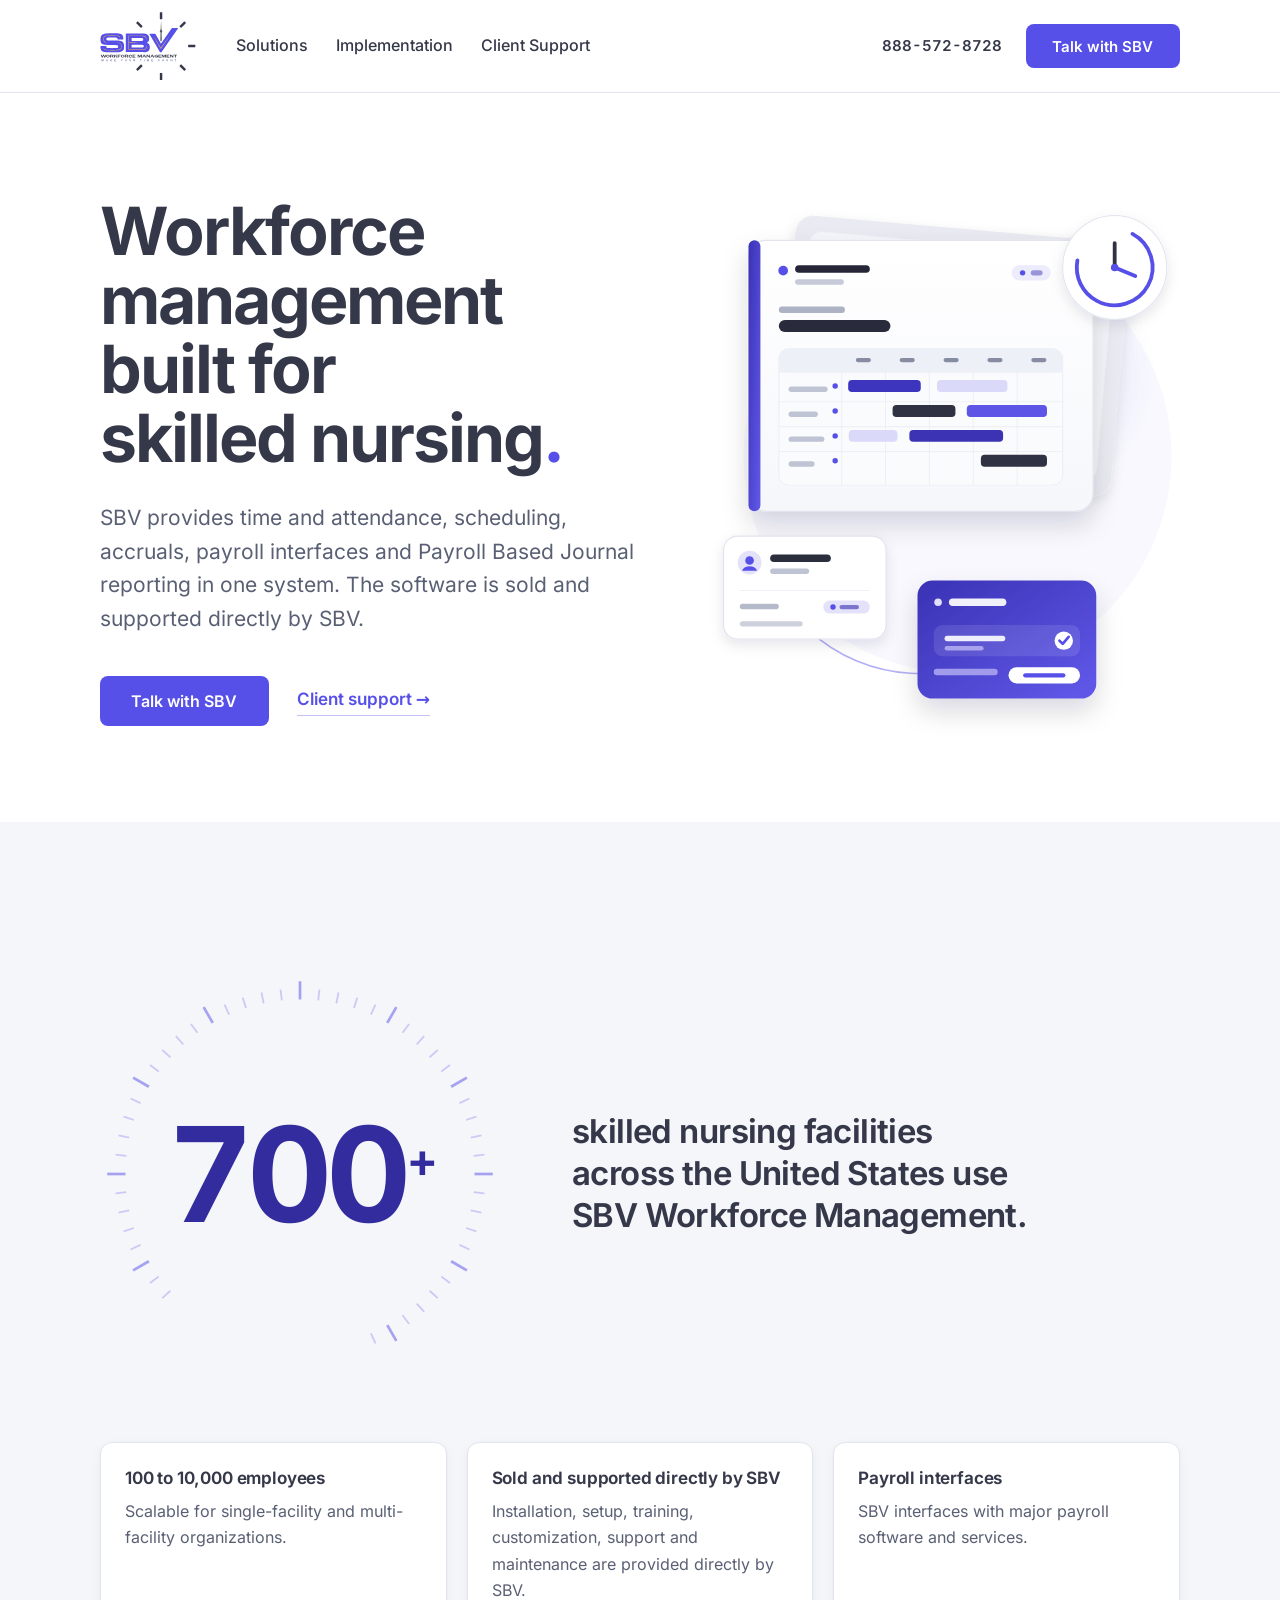
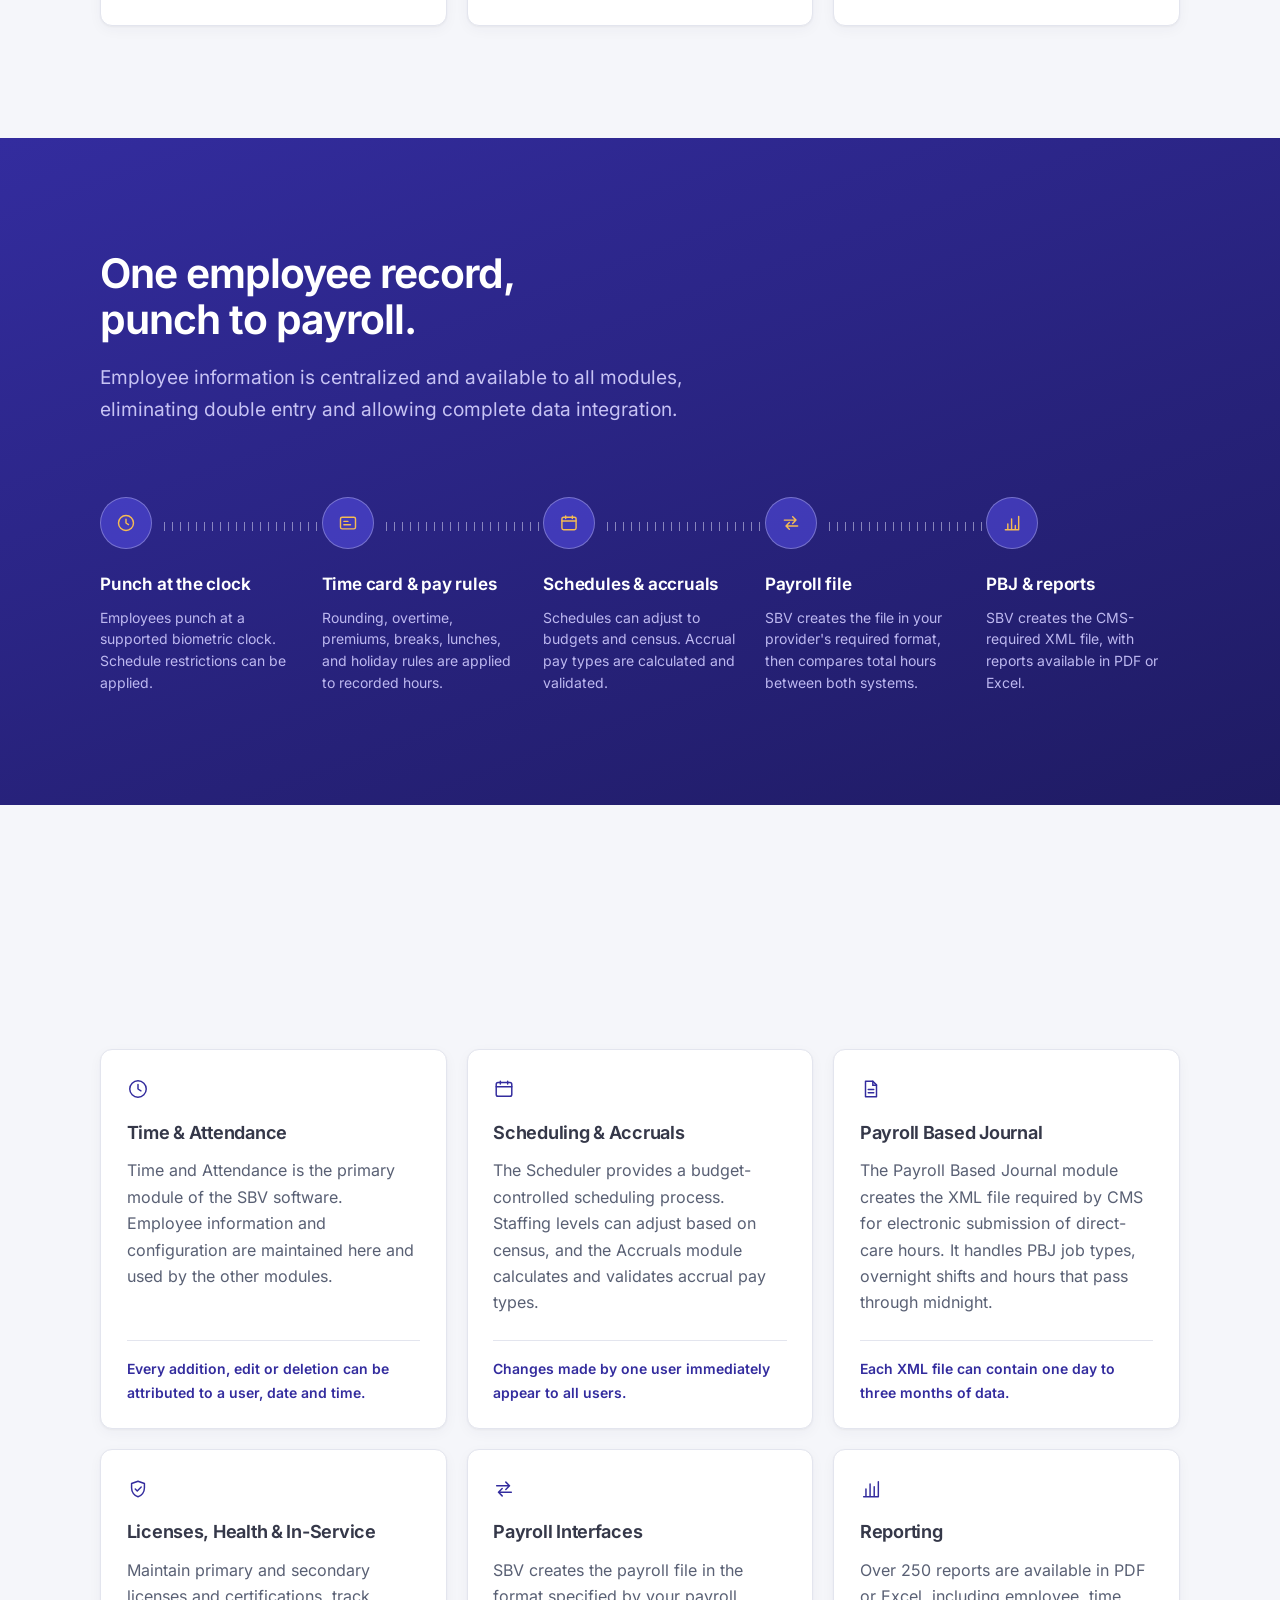
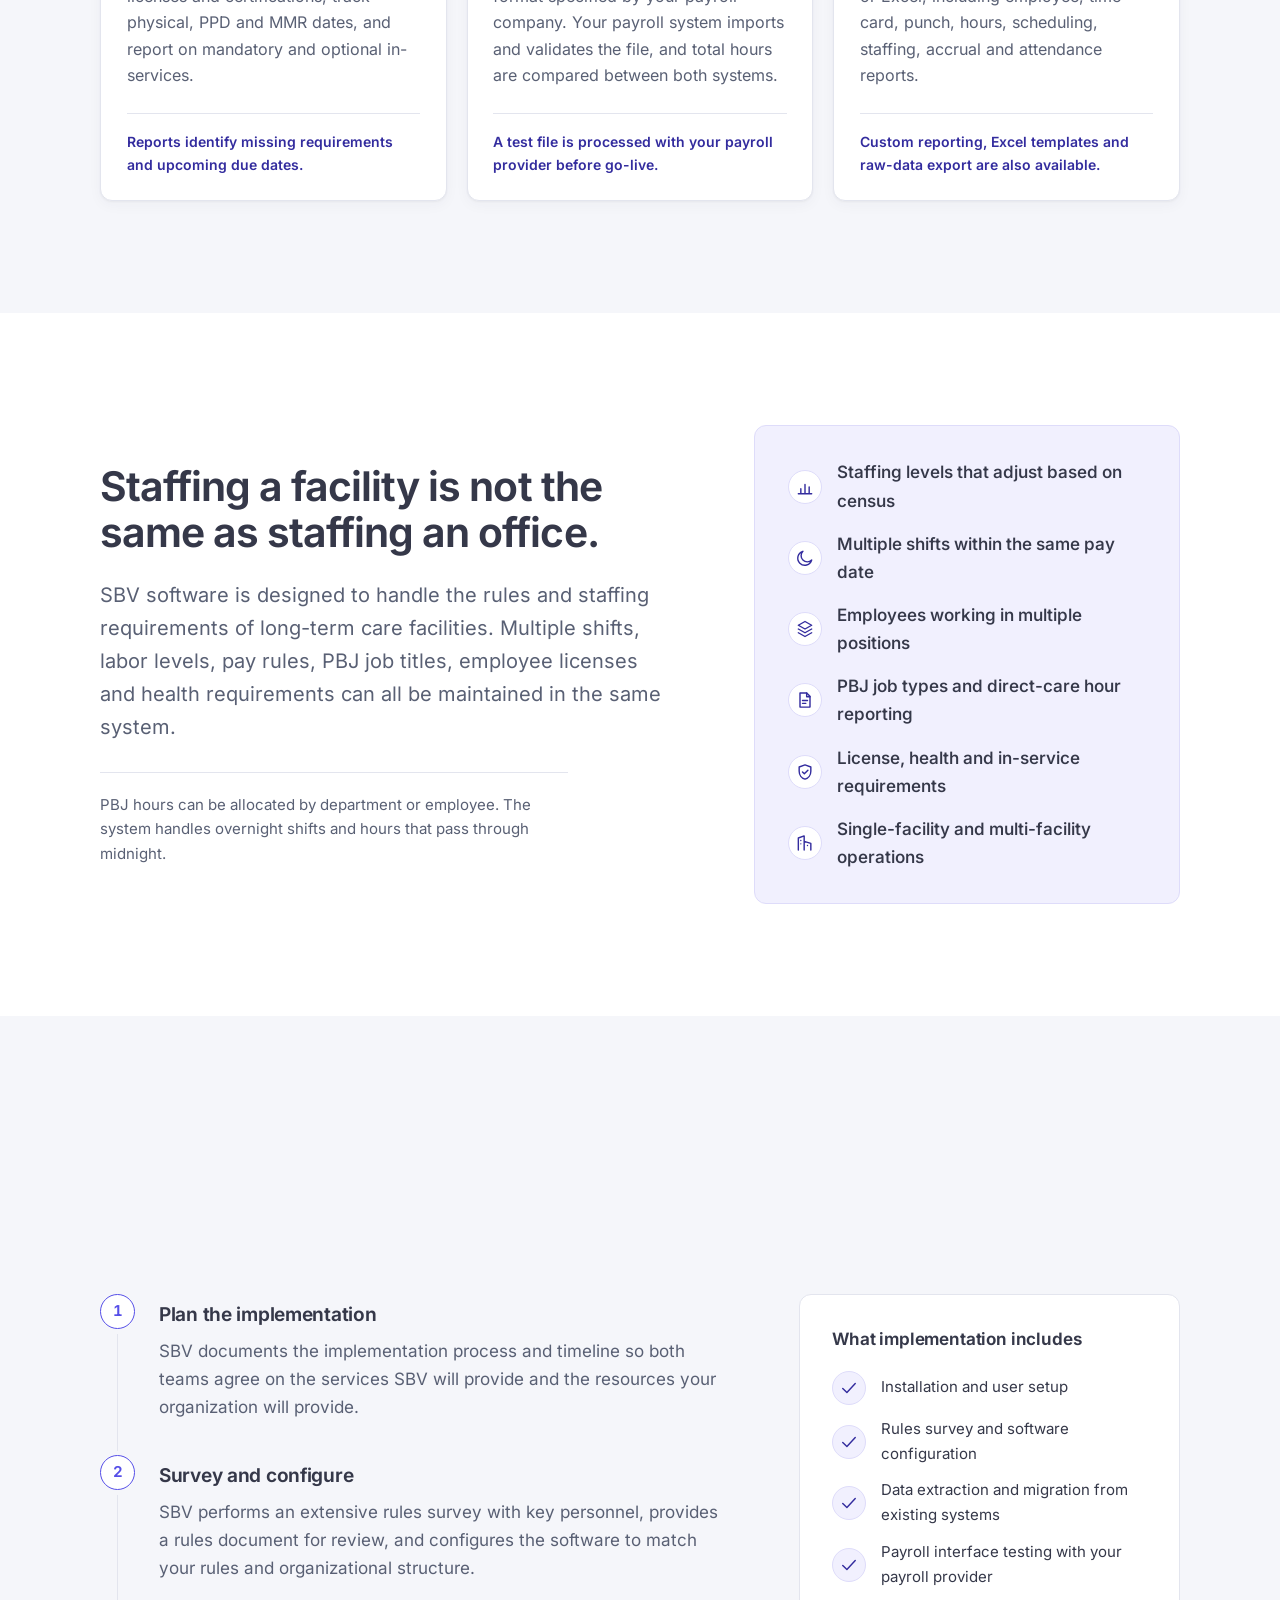
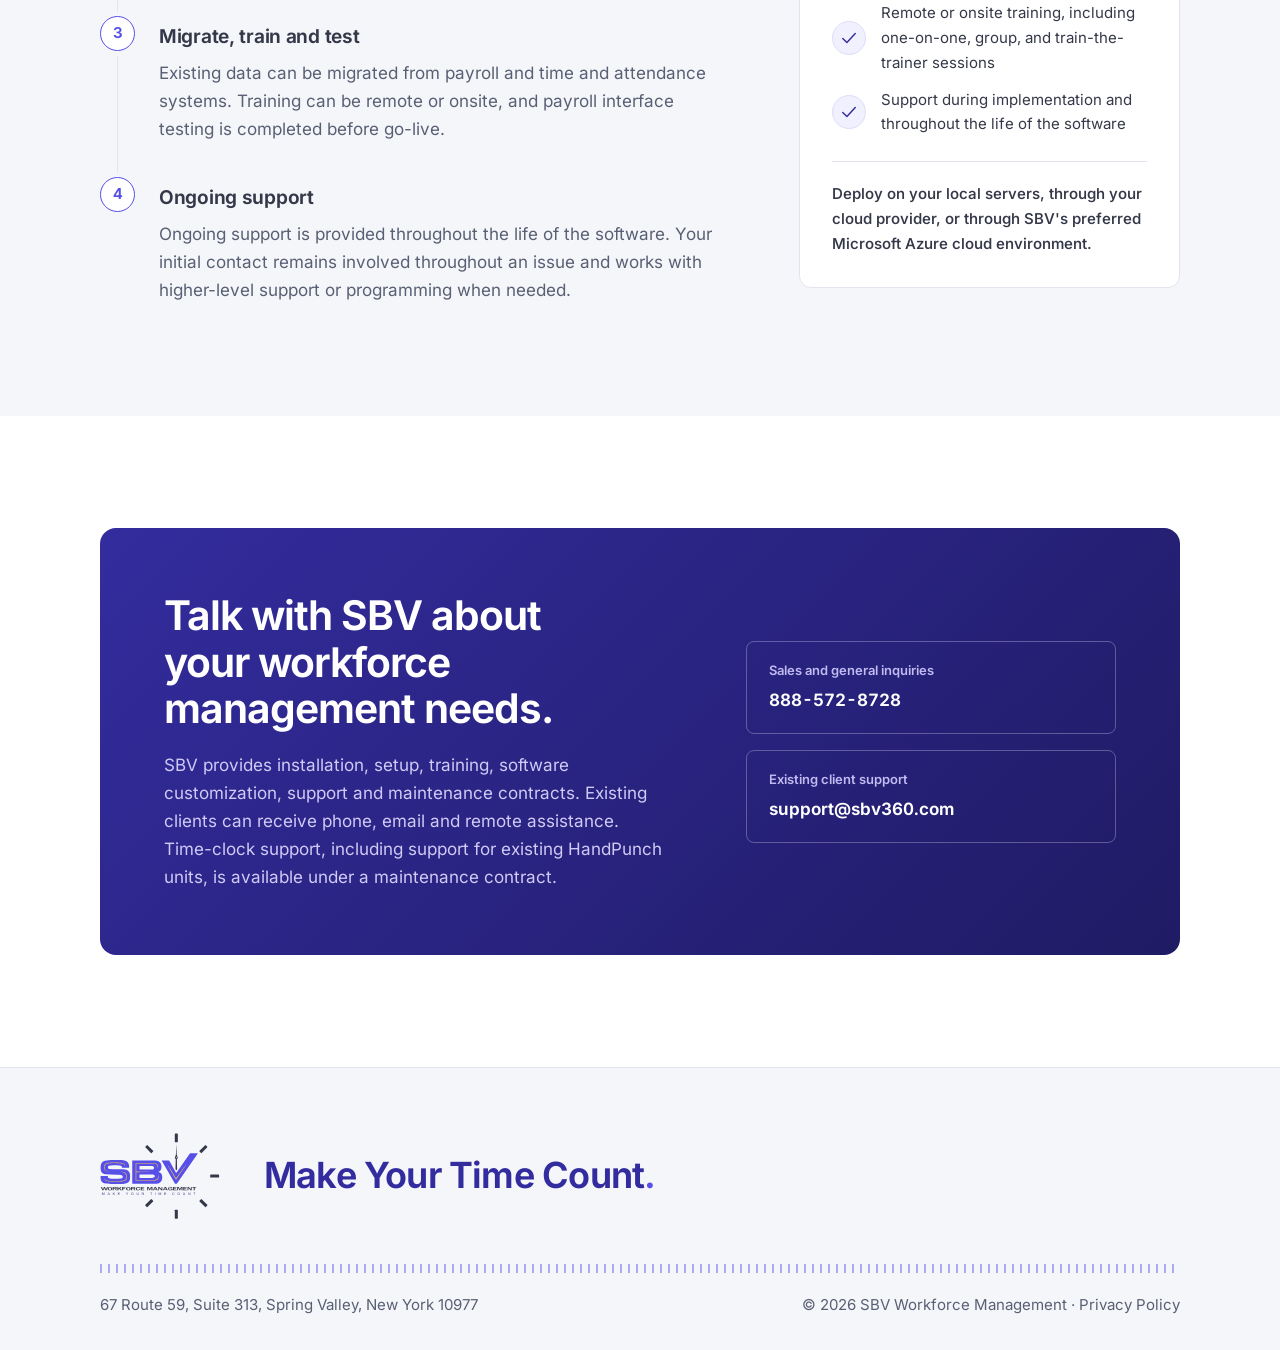
<file: site/index.html>
<!DOCTYPE html>
<html lang="en">
<head>
  <meta charset="UTF-8" />
  <meta name="viewport" content="width=device-width, initial-scale=1.0" />
  <title>SBV Workforce Management — Workforce software for skilled nursing</title>
  <meta name="description" content="Time and attendance, scheduling, accruals, payroll interfaces and Payroll Based Journal reporting in one system. Used by more than 700 skilled nursing facilities across the United States, and sold and supported directly by SBV." />
  <meta property="og:title" content="SBV Workforce Management" />
  <meta property="og:description" content="Workforce management built for skilled nursing. Used by more than 700 facilities across the United States." />
  <meta property="og:type" content="website" />
  <link rel="icon" href="data:image/svg+xml,%3Csvg%20xmlns%3D%22http%3A%2F%2Fwww.w3.org%2F2000%2Fsvg%22%20viewBox%3D%220%200%2032%2032%22%3E%3Crect%20width%3D%2232%22%20height%3D%2232%22%20rx%3D%226%22%20fill%3D%22%23564FE8%22%2F%3E%3Ctext%20x%3D%2216%22%20y%3D%2221.5%22%20font-family%3D%22Arial%2Csans-serif%22%20font-size%3D%2211%22%20font-weight%3D%22bold%22%20fill%3D%22%23F4F3FE%22%20text-anchor%3D%22middle%22%3ESBV%3C%2Ftext%3E%3C%2Fsvg%3E" />
  <link rel="canonical" href="https://www.sbvwm.com/" />
  <link rel="preload" href="fonts/inter-var.woff2" as="font" type="font/woff2" crossorigin />
  <link rel="stylesheet" href="css/styles.css" />
  <script>document.documentElement.className = "js";</script>
</head>
<body>
  <a class="skip" href="#main">Skip to content</a>
  <div class="hd-sentinel" aria-hidden="true"></div>

  <header class="hd">
    <div class="shell hd__row">
      <a class="hd__brand" href="#top">
        <img src="assets/logo-flat.svg" alt="SBV Workforce Management home" width="96" height="70" />
      </a>
      <nav class="hd__nav" aria-label="Primary">
        <a href="#solutions">Solutions</a>
        <a href="#implementation">Implementation</a>
        <a href="#support">Client Support</a>
      </nav>
      <div class="hd__actions">
        <a class="hd__tel" href="tel:+18885728728">888-572-8728</a>
        <a class="hd__tel-m" href="tel:+18885728728" aria-label="Call 888-572-8728">
          <svg viewBox="0 0 24 24" width="21" height="21" aria-hidden="true" focusable="false"><path fill="currentColor" d="M6.6 10.8c1.4 2.8 3.8 5.1 6.6 6.6l2.2-2.2c.3-.3.7-.4 1-.2 1.1.4 2.3.6 3.6.6.6 0 1 .4 1 1V20c0 .6-.4 1-1 1C10.6 21 3 13.4 3 4c0-.6.4-1 1-1h3.5c.6 0 1 .4 1 1 0 1.2.2 2.4.6 3.6.1.3 0 .7-.2 1l-2.3 2.2z"/></svg>
        </a>
        <a class="btn btn--solid" href="#contact">Talk with SBV</a>
      </div>
    </div>
  </header>

  <main id="main">
    <!-- HERO -->
    <section class="hero" id="top">
      <div class="shell">
        <div class="hero__grid">
          <div class="hero__block">
            <h1 class="hero__title">Workforce management built for skilled&nbsp;nursing<span class="dot">.</span></h1>
            <p class="hero__sub">SBV provides time and attendance, scheduling, accruals, payroll interfaces and Payroll Based Journal reporting in one system. The software is sold and supported directly by SBV.</p>
            <div class="hero__cta">
              <a class="btn btn--solid btn--lg" href="#contact">Talk with SBV</a>
              <a class="textlink" href="#support">Client support<span aria-hidden="true"> →</span></a>
            </div>
          </div>
          <figure class="hero__fig">
            <svg class="hv" viewBox="24 16 856 928" role="img" aria-hidden="true" focusable="false">
            <defs>
              <linearGradient id="hvBrand" x1="0" y1="0" x2="1" y2="1">
                <stop offset="0" stop-color="#3A32B4"/><stop offset="1" stop-color="#6159EA"/>
              </linearGradient>
              <linearGradient id="hvPaper" x1="0" y1="0" x2="0" y2="1">
                <stop offset="0" stop-color="#FFFFFF"/><stop offset="1" stop-color="#F6F7FB"/>
              </linearGradient>
              <filter id="hvDeep" x="-30%" y="-30%" width="160%" height="160%">
                <feDropShadow dx="0" dy="24" stdDeviation="24" flood-color="#1B1D33" flood-opacity=".15"/>
              </filter>
              <filter id="hvSoft" x="-30%" y="-30%" width="160%" height="160%">
                <feDropShadow dx="0" dy="10" stdDeviation="12" flood-color="#1B1D33" flood-opacity=".10"/>
              </filter>
              <filter id="hvBlur"><feGaussianBlur stdDeviation="24"/></filter>
            </defs>

            <ellipse cx="470" cy="470" rx="395" ry="400" fill="#4A42D6" opacity=".035"/>
            <ellipse cx="560" cy="320" rx="245" ry="215" fill="#4A42D6" opacity=".04" filter="url(#hvBlur)"/>

            <g transform="translate(152 50) rotate(5 310 235)">
              <g class="hv-plane" filter="url(#hvSoft)">
                <rect width="620" height="470" rx="32" fill="#EAEBF2"/>
                <rect x="28" y="28" width="564" height="414" rx="22" fill="#F5F6FB"/>
                <circle cx="70" cy="66" r="7" fill="#564FE8" opacity=".45"/>
                <rect x="92" y="59" width="104" height="13" rx="6" fill="#CBCFDD"/>
                <rect x="438" y="59" width="82" height="13" rx="6" fill="#D8DBE6"/>
              </g>
            </g>

            <g transform="translate(84 72)">
              <g class="hv-surface" filter="url(#hvDeep)">
                <rect width="636" height="500" rx="32" fill="url(#hvPaper)" stroke="#E1E4EE" stroke-width="2"/>
                <rect width="22" height="500" rx="11" fill="url(#hvBrand)"/>
                <circle cx="64" cy="56" r="9" fill="#564FE8"/>
                <rect x="86" y="46" width="138" height="14" rx="7" fill="#252838"/>
                <rect x="86" y="72" width="90" height="10" rx="5" fill="#C6CAD9"/>
                <rect x="486" y="46" width="72" height="28" rx="14" fill="#EDECFD"/>
                <circle cx="506" cy="60" r="5" fill="#564FE8"/>
                <rect x="521" y="55" width="22" height="10" rx="5" fill="#9A94D8"/>
                <rect x="56" y="122" width="122" height="12" rx="6" fill="#ADB2C4"/>
                <rect x="56" y="147" width="206" height="22" rx="11" fill="#292C3C"/>
                <g transform="translate(56 200)">
                  <rect width="524" height="252" rx="18" fill="#FAFBFD" stroke="#E2E5EF"/>
                  <rect width="524" height="44" rx="18" fill="#EEF0F7"/>
                  <rect y="30" width="524" height="14" fill="#EEF0F7"/>
                  <g fill="#BFC4D4">
                    <rect x="18" y="70" width="72" height="10" rx="5"/><rect x="18" y="116" width="54" height="10" rx="5"/>
                    <rect x="18" y="162" width="66" height="10" rx="5"/><rect x="18" y="208" width="48" height="10" rx="5"/>
                  </g>
                  <g stroke="#E2E5EF" stroke-width="1">
                    <line x1="116" y1="44" x2="116" y2="252"/><line x1="197" y1="44" x2="197" y2="252"/>
                    <line x1="278" y1="44" x2="278" y2="252"/><line x1="359" y1="44" x2="359" y2="252"/>
                    <line x1="440" y1="44" x2="440" y2="252"/>
                    <line x1="0" y1="98" x2="524" y2="98"/><line x1="0" y1="144" x2="524" y2="144"/><line x1="0" y1="190" x2="524" y2="190"/>
                  </g>
                  <g fill="#868DA3">
                    <rect x="142" y="17" width="28" height="8" rx="4"/><rect x="223" y="17" width="28" height="8" rx="4"/>
                    <rect x="304" y="17" width="28" height="8" rx="4"/><rect x="385" y="17" width="28" height="8" rx="4"/>
                    <rect x="466" y="17" width="28" height="8" rx="4"/>
                  </g>
                  <g class="hv-shifts">
                    <rect x="128" y="58" width="134" height="22" rx="7" fill="#3E36BE"/>
                    <rect x="292" y="58" width="130" height="22" rx="7" fill="#DBD9F9"/>
                    <rect x="210" y="104" width="116" height="22" rx="7" fill="#2E3142"/>
                    <rect x="347" y="104" width="148" height="22" rx="7" fill="#5C54E6"/>
                    <rect x="129" y="150" width="90" height="22" rx="7" fill="#DBD9F9"/>
                    <rect x="241" y="150" width="173" height="22" rx="7" fill="#3A32B4"/>
                    <rect x="373" y="196" width="122" height="22" rx="7" fill="#2E3142"/>
                  </g>
                  <g fill="#564FE8">
                    <circle cx="104" cy="69" r="5"/><circle cx="104" cy="115" r="5"/>
                    <circle cx="104" cy="161" r="5"/><circle cx="104" cy="207" r="5"/>
                  </g>
                </g>
              </g>
            </g>

            <g transform="translate(660 22)">
              <g class="hv-dial" filter="url(#hvSoft)">
                <circle cx="100" cy="100" r="96" fill="#FFFFFF" stroke="#E2E5EF" stroke-width="2"/>
                <circle class="hv-ring" cx="100" cy="100" r="70" fill="none" stroke="#564FE8" stroke-width="7"
                        stroke-linecap="round" stroke-dasharray="308 132" transform="rotate(-62 100 100)"/>
                <line x1="100" y1="100" x2="100" y2="55" stroke="#2E3142" stroke-width="7" stroke-linecap="round"/>
                <line class="hv-hand" x1="100" y1="100" x2="138" y2="116" stroke="#564FE8" stroke-width="7" stroke-linecap="round"/>
                <circle cx="100" cy="100" r="7" fill="#564FE8"/>
              </g>
            </g>

            <path class="hv-link" d="M196 792 C 300 890, 470 898, 556 814" fill="none"
                  stroke="#564FE8" stroke-width="3" stroke-linecap="round" opacity=".45"/>

            <g transform="translate(38 618)">
              <g class="hv-emp" filter="url(#hvSoft)">
                <rect width="300" height="190" rx="26" fill="#FFFFFF" stroke="#E0E3ED" stroke-width="2"/>
                <circle cx="48" cy="49" r="22" fill="#E4E2FB"/>
                <circle cx="48" cy="45" r="8" fill="#564FE8"/>
                <path d="M34 64c4-11 24-11 28 0" fill="#564FE8"/>
                <rect x="86" y="34" width="112" height="14" rx="7" fill="#2B2E3E"/>
                <rect x="86" y="60" width="72" height="10" rx="5" fill="#BFC4D4"/>
                <rect x="30" y="100" width="240" height="1" fill="#E2E5EF"/>
                <rect x="30" y="125" width="72" height="10" rx="5" fill="#B5BACA"/>
                <rect x="184" y="119" width="86" height="24" rx="12" fill="#E4E2FB"/>
                <circle cx="202" cy="131" r="5" fill="#564FE8"/>
                <rect x="214" y="127" width="36" height="8" rx="4" fill="#7C74CE"/>
                <rect x="30" y="157" width="116" height="10" rx="5" fill="#CDD1DE"/>
              </g>
            </g>

            <g transform="translate(396 700)">
              <g class="hv-pay" filter="url(#hvDeep)">
                <rect width="330" height="218" rx="28" fill="url(#hvBrand)"/>
                <circle cx="38" cy="40" r="7" fill="#E1DFFB"/>
                <rect x="58" y="33" width="106" height="14" rx="7" fill="#FFFFFF" opacity=".92"/>
                <rect x="30" y="82" width="270" height="58" rx="16" fill="#FFFFFF" opacity=".10"/>
                <rect x="50" y="102" width="112" height="10" rx="5" fill="#EFEEFD"/>
                <rect x="50" y="121" width="72" height="8" rx="4" fill="#A9A3EE"/>
                <circle cx="270" cy="111" r="17" fill="#FFFFFF"/>
                <path class="hv-check" d="M262 111l6 6 11-13" fill="none" stroke="#564FE8" stroke-width="5"
                      stroke-linecap="round" stroke-linejoin="round"/>
                <rect x="30" y="163" width="118" height="12" rx="6" fill="#A29BEC"/>
                <rect x="168" y="160" width="132" height="30" rx="15" fill="#FFFFFF"/>
                <rect x="195" y="171" width="78" height="8" rx="4" fill="#564FE8"/>
              </g>
            </g>
          </svg>
          </figure>
        </div>
      </div>
    </section>

    <!-- PROOF -->
    <section class="proof">
      <div class="shell">
        <div class="proof__row">
          <div class="proof__figure" data-reveal>
            <svg class="proof__arc" viewBox="0 0 220 220" aria-hidden="true" focusable="false">
              <g>
                <line class="mj" x1="110.0" y1="14.0" x2="110.0" y2="4.0"/>
                <line x1="120.0" y1="14.5" x2="120.7" y2="8.6"/>
                <line x1="130.0" y1="16.1" x2="131.2" y2="10.2"/>
                <line x1="139.7" y1="18.7" x2="141.5" y2="13.0"/>
                <line x1="149.0" y1="22.3" x2="151.5" y2="16.8"/>
                <line class="mj" x1="158.0" y1="26.9" x2="163.0" y2="18.2"/>
                <line x1="166.4" y1="32.3" x2="170.0" y2="27.5"/>
                <line x1="174.2" y1="38.7" x2="178.3" y2="34.2"/>
                <line x1="181.3" y1="45.8" x2="185.8" y2="41.7"/>
                <line x1="187.7" y1="53.6" x2="192.5" y2="50.0"/>
                <line class="mj" x1="193.1" y1="62.0" x2="201.8" y2="57.0"/>
                <line x1="197.7" y1="71.0" x2="203.2" y2="68.5"/>
                <line x1="201.3" y1="80.3" x2="207.0" y2="78.5"/>
                <line x1="203.9" y1="90.0" x2="209.8" y2="88.8"/>
                <line x1="205.5" y1="100.0" x2="211.4" y2="99.3"/>
                <line class="mj" x1="206.0" y1="110.0" x2="216.0" y2="110.0"/>
                <line x1="205.5" y1="120.0" x2="211.4" y2="120.7"/>
                <line x1="203.9" y1="130.0" x2="209.8" y2="131.2"/>
                <line x1="201.3" y1="139.7" x2="207.0" y2="141.5"/>
                <line x1="197.7" y1="149.0" x2="203.2" y2="151.5"/>
                <line class="mj" x1="193.1" y1="158.0" x2="201.8" y2="163.0"/>
                <line x1="187.7" y1="166.4" x2="192.5" y2="170.0"/>
                <line x1="181.3" y1="174.2" x2="185.8" y2="178.3"/>
                <line x1="174.2" y1="181.3" x2="178.3" y2="185.8"/>
                <line x1="166.4" y1="187.7" x2="170.0" y2="192.5"/>
                <line class="mj" x1="158.0" y1="193.1" x2="163.0" y2="201.8"/>
                <line x1="149.0" y1="197.7" x2="151.5" y2="203.2"/>
                <line x1="38.7" y1="174.2" x2="34.2" y2="178.3"/>
                <line x1="32.3" y1="166.4" x2="27.5" y2="170.0"/>
                <line class="mj" x1="26.9" y1="158.0" x2="18.2" y2="163.0"/>
                <line x1="22.3" y1="149.0" x2="16.8" y2="151.5"/>
                <line x1="18.7" y1="139.7" x2="13.0" y2="141.5"/>
                <line x1="16.1" y1="130.0" x2="10.2" y2="131.2"/>
                <line x1="14.5" y1="120.0" x2="8.6" y2="120.7"/>
                <line class="mj" x1="14.0" y1="110.0" x2="4.0" y2="110.0"/>
                <line x1="14.5" y1="100.0" x2="8.6" y2="99.3"/>
                <line x1="16.1" y1="90.0" x2="10.2" y2="88.8"/>
                <line x1="18.7" y1="80.3" x2="13.0" y2="78.5"/>
                <line x1="22.3" y1="71.0" x2="16.8" y2="68.5"/>
                <line class="mj" x1="26.9" y1="62.0" x2="18.2" y2="57.0"/>
                <line x1="32.3" y1="53.6" x2="27.5" y2="50.0"/>
                <line x1="38.7" y1="45.8" x2="34.2" y2="41.7"/>
                <line x1="45.8" y1="38.7" x2="41.7" y2="34.2"/>
                <line x1="53.6" y1="32.3" x2="50.0" y2="27.5"/>
                <line class="mj" x1="62.0" y1="26.9" x2="57.0" y2="18.2"/>
                <line x1="71.0" y1="22.3" x2="68.5" y2="16.8"/>
                <line x1="80.3" y1="18.7" x2="78.5" y2="13.0"/>
                <line x1="90.0" y1="16.1" x2="88.8" y2="10.2"/>
                <line x1="100.0" y1="14.5" x2="99.3" y2="8.6"/>
              </g>
            </svg>
            <span class="proof__num">700<sup>+</sup></span>
          </div>
          <h2 class="proof__cap" data-reveal>skilled nursing facilities across the United&nbsp;States use SBV Workforce&nbsp;Management.</h2>
        </div>
        <dl class="proof__facts">
          <div data-reveal>
            <dt>100 to 10,000 employees</dt>
            <dd>Scalable for single-facility and multi-facility organizations.</dd>
          </div>
          <div data-reveal>
            <dt>Sold and supported directly by SBV</dt>
            <dd>Installation, setup, training, customization, support and maintenance are provided directly by SBV.</dd>
          </div>
          <div data-reveal>
            <dt>Payroll interfaces</dt>
            <dd>SBV interfaces with major payroll software and services.</dd>
          </div>
        </dl>
      </div>
    </section>

    <!-- FLOW -->
    <section class="flowsec">
      <div class="shell">
        <h2 class="flow__title" data-reveal>One employee record, punch to&nbsp;payroll.</h2>
        <p class="flow__intro" data-reveal>Employee information is centralized and available to all modules, eliminating double entry and allowing complete data integration.</p>
        <ol class="flow__rail">
          <li data-reveal><span class="flow__node"><svg viewBox="0 0 24 24" width="20" height="20" aria-hidden="true" focusable="false" fill="none" stroke="currentColor" stroke-width="1.7" stroke-linecap="round" stroke-linejoin="round"><circle cx="12" cy="12" r="9"/><path d="M12 7.5V12l3 1.9"/></svg></span><h3>Punch at the clock</h3><p>Employees punch at a supported biometric clock. Schedule restrictions can be applied.</p></li>
          <li data-reveal><span class="flow__node"><svg viewBox="0 0 24 24" width="20" height="20" aria-hidden="true" focusable="false" fill="none" stroke="currentColor" stroke-width="1.7" stroke-linecap="round" stroke-linejoin="round"><rect x="3" y="5" width="18" height="14" rx="2"/><path d="M7 10h5M7 14h8"/></svg></span><h3>Time card &amp; pay rules</h3><p>Rounding, overtime, premiums, breaks, lunches, and holiday rules are applied to recorded hours.</p></li>
          <li data-reveal><span class="flow__node"><svg viewBox="0 0 24 24" width="20" height="20" aria-hidden="true" focusable="false" fill="none" stroke="currentColor" stroke-width="1.7" stroke-linecap="round" stroke-linejoin="round"><rect x="3.5" y="5" width="17" height="15" rx="2"/><path d="M3.5 9.5h17M8 3.5v3M16 3.5v3"/></svg></span><h3>Schedules &amp; accruals</h3><p>Schedules can adjust to budgets and census. Accrual pay types are calculated and validated.</p></li>
          <li data-reveal><span class="flow__node"><svg viewBox="0 0 24 24" width="20" height="20" aria-hidden="true" focusable="false" fill="none" stroke="currentColor" stroke-width="1.7" stroke-linecap="round" stroke-linejoin="round"><path d="M4 8.5h13M14 4.5l4 4-4 4M20 15.5H7M10 11.5l-4 4 4 4"/></svg></span><h3>Payroll file</h3><p>SBV creates the file in your provider's required format, then compares total hours between both systems.</p></li>
          <li data-reveal><span class="flow__node"><svg viewBox="0 0 24 24" width="20" height="20" aria-hidden="true" focusable="false" fill="none" stroke="currentColor" stroke-width="1.7" stroke-linecap="round" stroke-linejoin="round"><path d="M4 20h16M7 20v-7M11.5 20V7M16 20v-5M20 20V4"/></svg></span><h3>PBJ &amp; reports</h3><p>SBV creates the CMS-required XML file, with reports available in PDF or Excel.</p></li>
        </ol>
      </div>
    </section>

    <!-- SOLUTIONS -->
    <section class="sol" id="solutions">
      <div class="shell">
        <!-- No intro paragraph by design: the heading and the six cards carry
             this section. Anything explanatory here repeated the flow intro
             above and the Time & Attendance card below. -->
        <h2 data-reveal>One system for the work behind your&nbsp;workforce.</h2>
        <div class="sol__cards">
          <article class="card card--tint" data-reveal>
            <span class="card__icon" aria-hidden="true"><svg viewBox="0 0 24 24" width="22" height="22"><circle cx="12" cy="12" r="9" fill="none" stroke="currentColor" stroke-width="1.6"/><path d="M12 7v5l3.2 2" fill="none" stroke="currentColor" stroke-width="1.6" stroke-linecap="round" stroke-linejoin="round"/></svg></span>
            <h3>Time &amp; Attendance</h3>
            <p>Time and Attendance is the primary module of the SBV software. Employee information and configuration are maintained here and used by the other modules.</p>
            <p class="card__foot">Every addition, edit or deletion can be attributed to a user, date and time.</p>
          </article>
          <article class="card" data-reveal>
            <span class="card__icon" aria-hidden="true"><svg viewBox="0 0 24 24" width="22" height="22"><rect x="3.5" y="5" width="17" height="15" rx="2" fill="none" stroke="currentColor" stroke-width="1.6"/><path d="M3.5 9.5h17M8 3.5v3M16 3.5v3" fill="none" stroke="currentColor" stroke-width="1.6" stroke-linecap="round"/></svg></span>
            <h3>Scheduling &amp; Accruals</h3>
            <p>The Scheduler provides a budget-controlled scheduling process. Staffing levels can adjust based on census, and the Accruals module calculates and validates accrual pay types.</p>
            <p class="card__foot">Changes made by one user immediately appear to all users.</p>
          </article>
          <article class="card" data-reveal>
            <span class="card__icon" aria-hidden="true"><svg viewBox="0 0 24 24" width="22" height="22"><path d="M6 3.5h8l4 4V20.5H6z" fill="none" stroke="currentColor" stroke-width="1.6" stroke-linejoin="round"/><path d="M14 3.5V8h4M9 12.5h6M9 16h6" fill="none" stroke="currentColor" stroke-width="1.6" stroke-linecap="round"/></svg></span>
            <h3>Payroll Based Journal</h3>
            <p>The Payroll Based Journal module creates the XML file required by CMS for electronic submission of direct-care hours. It handles PBJ job types, overnight shifts and hours that pass through midnight.</p>
            <p class="card__foot">Each XML file can contain one day to three months of data.</p>
          </article>
          <article class="card" data-reveal>
            <span class="card__icon" aria-hidden="true"><svg viewBox="0 0 24 24" width="22" height="22"><path d="M12 3.5l7 2.5v5c0 4.5-3 8.5-7 9.5-4-1-7-5-7-9.5v-5z" fill="none" stroke="currentColor" stroke-width="1.6" stroke-linejoin="round"/><path d="M9 12l2.2 2.2L15.5 9.8" fill="none" stroke="currentColor" stroke-width="1.6" stroke-linecap="round" stroke-linejoin="round"/></svg></span>
            <h3>Licenses, Health &amp; In-Service</h3>
            <p>Maintain primary and secondary licenses and certifications, track physical, PPD and MMR dates, and report on mandatory and optional in-services.</p>
            <p class="card__foot">Reports identify missing requirements and upcoming due dates.</p>
          </article>
          <article class="card" data-reveal>
            <span class="card__icon" aria-hidden="true"><svg viewBox="0 0 24 24" width="22" height="22"><path d="M4 8.5h13M14 4.5l4 4-4 4M20 15.5H7M10 11.5l-4 4 4 4" fill="none" stroke="currentColor" stroke-width="1.6" stroke-linecap="round" stroke-linejoin="round"/></svg></span>
            <h3>Payroll Interfaces</h3>
            <p>SBV creates the payroll file in the format specified by your payroll company. Your payroll system imports and validates the file, and total hours are compared between both systems.</p>
            <p class="card__foot">A test file is processed with your payroll provider before go-live.</p>
          </article>
          <article class="card" data-reveal>
            <span class="card__icon" aria-hidden="true"><svg viewBox="0 0 24 24" width="22" height="22"><path d="M4 20.5h16M6.5 20.5V12M11 20.5V6.5M15.5 20.5V9.5M20 20.5V4" fill="none" stroke="currentColor" stroke-width="1.6" stroke-linecap="round"/></svg></span>
            <h3>Reporting</h3>
            <p>Over 250 reports are available in PDF or Excel, including employee, time card, punch, hours, scheduling, staffing, accrual and attendance reports.</p>
            <p class="card__foot">Custom reporting, Excel templates and raw-data export are also available.</p>
          </article>
        </div>
      </div>
    </section>

    <!-- DIFFERENTIATION -->
    <section class="diff">
      <div class="shell diff__row">
        <div class="diff__text">
          <h2 data-reveal>Staffing a facility is not the same as staffing an&nbsp;office.</h2>
          <p class="diff__copy" data-reveal>SBV software is designed to handle the rules and staffing requirements of long-term care facilities. Multiple shifts, labor levels, pay rules, PBJ job titles, employee licenses and health requirements can all be maintained in the same system.</p>
          <p class="diff__note" data-reveal>PBJ hours can be allocated by department or employee. The system handles overnight shifts and hours that pass through midnight.</p>
        </div>
        <ul class="diff__list" data-reveal>
          <li><span class="ico"><svg viewBox="0 0 24 24" width="20" height="20" aria-hidden="true" focusable="false" fill="none" stroke="currentColor" stroke-width="1.7" stroke-linecap="round" stroke-linejoin="round"><path d="M4 20h16M7 20v-6M12 20V9M17 20v-8"/></svg></span>Staffing levels that adjust based on census</li>
          <li><span class="ico"><svg viewBox="0 0 24 24" width="20" height="20" aria-hidden="true" focusable="false" fill="none" stroke="currentColor" stroke-width="1.7" stroke-linecap="round" stroke-linejoin="round"><path d="M20 14.5A8.5 8.5 0 1 1 9.5 4a7 7 0 0 0 10.5 10.5z"/></svg></span>Multiple shifts within the same pay date</li>
          <li><span class="ico"><svg viewBox="0 0 24 24" width="20" height="20" aria-hidden="true" focusable="false" fill="none" stroke="currentColor" stroke-width="1.7" stroke-linecap="round" stroke-linejoin="round"><path d="M12 3l8 4.5-8 4.5-8-4.5z"/><path d="M4 12l8 4.5 8-4.5M4 16.5L12 21l8-4.5"/></svg></span>Employees working in multiple positions</li>
          <li><span class="ico"><svg viewBox="0 0 24 24" width="20" height="20" aria-hidden="true" focusable="false" fill="none" stroke="currentColor" stroke-width="1.7" stroke-linecap="round" stroke-linejoin="round"><path d="M6 3.5h8l4 4V20.5H6z"/><path d="M14 3.5V8h4M9 12.5h6M9 16h4"/></svg></span>PBJ job types and direct-care hour reporting</li>
          <li><span class="ico"><svg viewBox="0 0 24 24" width="20" height="20" aria-hidden="true" focusable="false" fill="none" stroke="currentColor" stroke-width="1.7" stroke-linecap="round" stroke-linejoin="round"><path d="M12 3.5l7 2.5v5c0 4.5-3 8.5-7 9.5-4-1-7-5-7-9.5v-5z"/><path d="M9 12l2.2 2.2L15.5 9.8"/></svg></span>License, health and in-service requirements</li>
          <li><span class="ico"><svg viewBox="0 0 24 24" width="20" height="20" aria-hidden="true" focusable="false" fill="none" stroke="currentColor" stroke-width="1.7" stroke-linecap="round" stroke-linejoin="round"><path d="M4 20.5V6l7-2.5V20.5M11 20.5V10l8 2.5v8"/><path d="M7 9v0M7 13v0M15 15v0"/></svg></span>Single-facility and multi-facility operations</li>
        </ul>
      </div>
    </section>

    <!-- IMPLEMENTATION -->
    <section class="impl" id="implementation">
      <div class="shell">
        <div class="sec-head">
          <div>
            <h2 data-reveal>A successful implementation is a team&nbsp;effort.</h2>
          </div>
          <p class="sec-head__intro" data-reveal>SBV technicians work with your staff to achieve a smooth and efficient transition from your existing systems to the new SBV software.</p>
        </div>
        <div class="impl__row">
          <ol class="impl__steps">
            <li data-reveal>
              <span class="impl__num" aria-hidden="true">1</span>
              <div><h3>Plan the implementation</h3>
              <p>SBV documents the implementation process and timeline so both teams agree on the services SBV will provide and the resources your organization will provide.</p></div>
            </li>
            <li data-reveal>
              <span class="impl__num" aria-hidden="true">2</span>
              <div><h3>Survey and configure</h3>
              <p>SBV performs an extensive rules survey with key personnel, provides a rules document for review, and configures the software to match your rules and organizational structure.</p></div>
            </li>
            <li data-reveal>
              <span class="impl__num" aria-hidden="true">3</span>
              <div><h3>Migrate, train and test</h3>
              <p>Existing data can be migrated from payroll and time and attendance systems. Training can be remote or onsite, and payroll interface testing is completed before go-live.</p></div>
            </li>
            <li data-reveal>
              <span class="impl__num" aria-hidden="true">4</span>
              <div><h3>Ongoing support</h3>
              <p>Ongoing support is provided throughout the life of the software. Your initial contact remains involved throughout an issue and works with higher-level support or programming when needed.</p></div>
            </li>
          </ol>
          <aside class="impl__aside" data-reveal>
            <h3>What implementation includes</h3>
            <ul>
              <li><span class="ico"><svg viewBox="0 0 24 24" width="20" height="20" aria-hidden="true" focusable="false" fill="none" stroke="currentColor" stroke-width="1.7" stroke-linecap="round" stroke-linejoin="round"><path d="M4.5 12.5l5 5 10-11"/></svg></span>Installation and user setup</li>
              <li><span class="ico"><svg viewBox="0 0 24 24" width="20" height="20" aria-hidden="true" focusable="false" fill="none" stroke="currentColor" stroke-width="1.7" stroke-linecap="round" stroke-linejoin="round"><path d="M4.5 12.5l5 5 10-11"/></svg></span>Rules survey and software configuration</li>
              <li><span class="ico"><svg viewBox="0 0 24 24" width="20" height="20" aria-hidden="true" focusable="false" fill="none" stroke="currentColor" stroke-width="1.7" stroke-linecap="round" stroke-linejoin="round"><path d="M4.5 12.5l5 5 10-11"/></svg></span>Data extraction and migration from existing systems</li>
              <li><span class="ico"><svg viewBox="0 0 24 24" width="20" height="20" aria-hidden="true" focusable="false" fill="none" stroke="currentColor" stroke-width="1.7" stroke-linecap="round" stroke-linejoin="round"><path d="M4.5 12.5l5 5 10-11"/></svg></span>Payroll interface testing with your payroll provider</li>
              <li><span class="ico"><svg viewBox="0 0 24 24" width="20" height="20" aria-hidden="true" focusable="false" fill="none" stroke="currentColor" stroke-width="1.7" stroke-linecap="round" stroke-linejoin="round"><path d="M4.5 12.5l5 5 10-11"/></svg></span>Remote or onsite training, including one-on-one, group, and train-the-trainer sessions</li>
              <li><span class="ico"><svg viewBox="0 0 24 24" width="20" height="20" aria-hidden="true" focusable="false" fill="none" stroke="currentColor" stroke-width="1.7" stroke-linecap="round" stroke-linejoin="round"><path d="M4.5 12.5l5 5 10-11"/></svg></span>Support during implementation and throughout the life of the software</li>
            </ul>
            <p class="impl__deploy">Deploy on your local servers, through your cloud provider, or through SBV's preferred Microsoft&nbsp;Azure cloud environment.</p>
          </aside>
        </div>
      </div>
    </section>

    <!-- CLOSING — the page's one contact moment, two audiences -->
    <section class="close" id="contact">
      <div class="shell">
        <div class="close__panel" data-reveal>
          <div class="close__lead">
            <h2>Talk with SBV about your workforce management&nbsp;needs.</h2>
            <p>SBV provides installation, setup, training, software customization, support and maintenance contracts. Existing clients can receive phone, email and remote assistance. Time-clock support, including support for existing HandPunch units, is available under a maintenance contract.</p>
          </div>
          <div class="close__routes" id="support">
            <a class="route" href="tel:+18885728728">
              <span class="route__label">Sales and general inquiries</span>
              <span class="route__value">888-572-8728</span>
            </a>
            <a class="route" href="mailto:support@sbv360.com">
              <span class="route__label">Existing client support</span>
              <span class="route__value">support@sbv360.com</span>
            </a>
          </div>
        </div>
      </div>
    </section>
  </main>

  <footer class="ft">
    <div class="shell">
      <div class="ft__top">
        <img src="assets/logo-flat.svg" alt="SBV Workforce Management" width="120" height="88" />
        <p class="ft__tag">Make Your Time&nbsp;Count<span class="dot">.</span></p>
      </div>
      <div class="ft__rule" aria-hidden="true"></div>
      <div class="ft__base">
        <p class="ft__addr">67 Route 59, Suite 313, Spring Valley, New York 10977</p>
        <p class="ft__legal">© 2026 SBV Workforce Management · <a href="privacy-policy/index.html">Privacy Policy</a></p>
      </div>
    </div>
  </footer>

  <script src="js/main.js" defer></script>
</body>
</html>
</file>
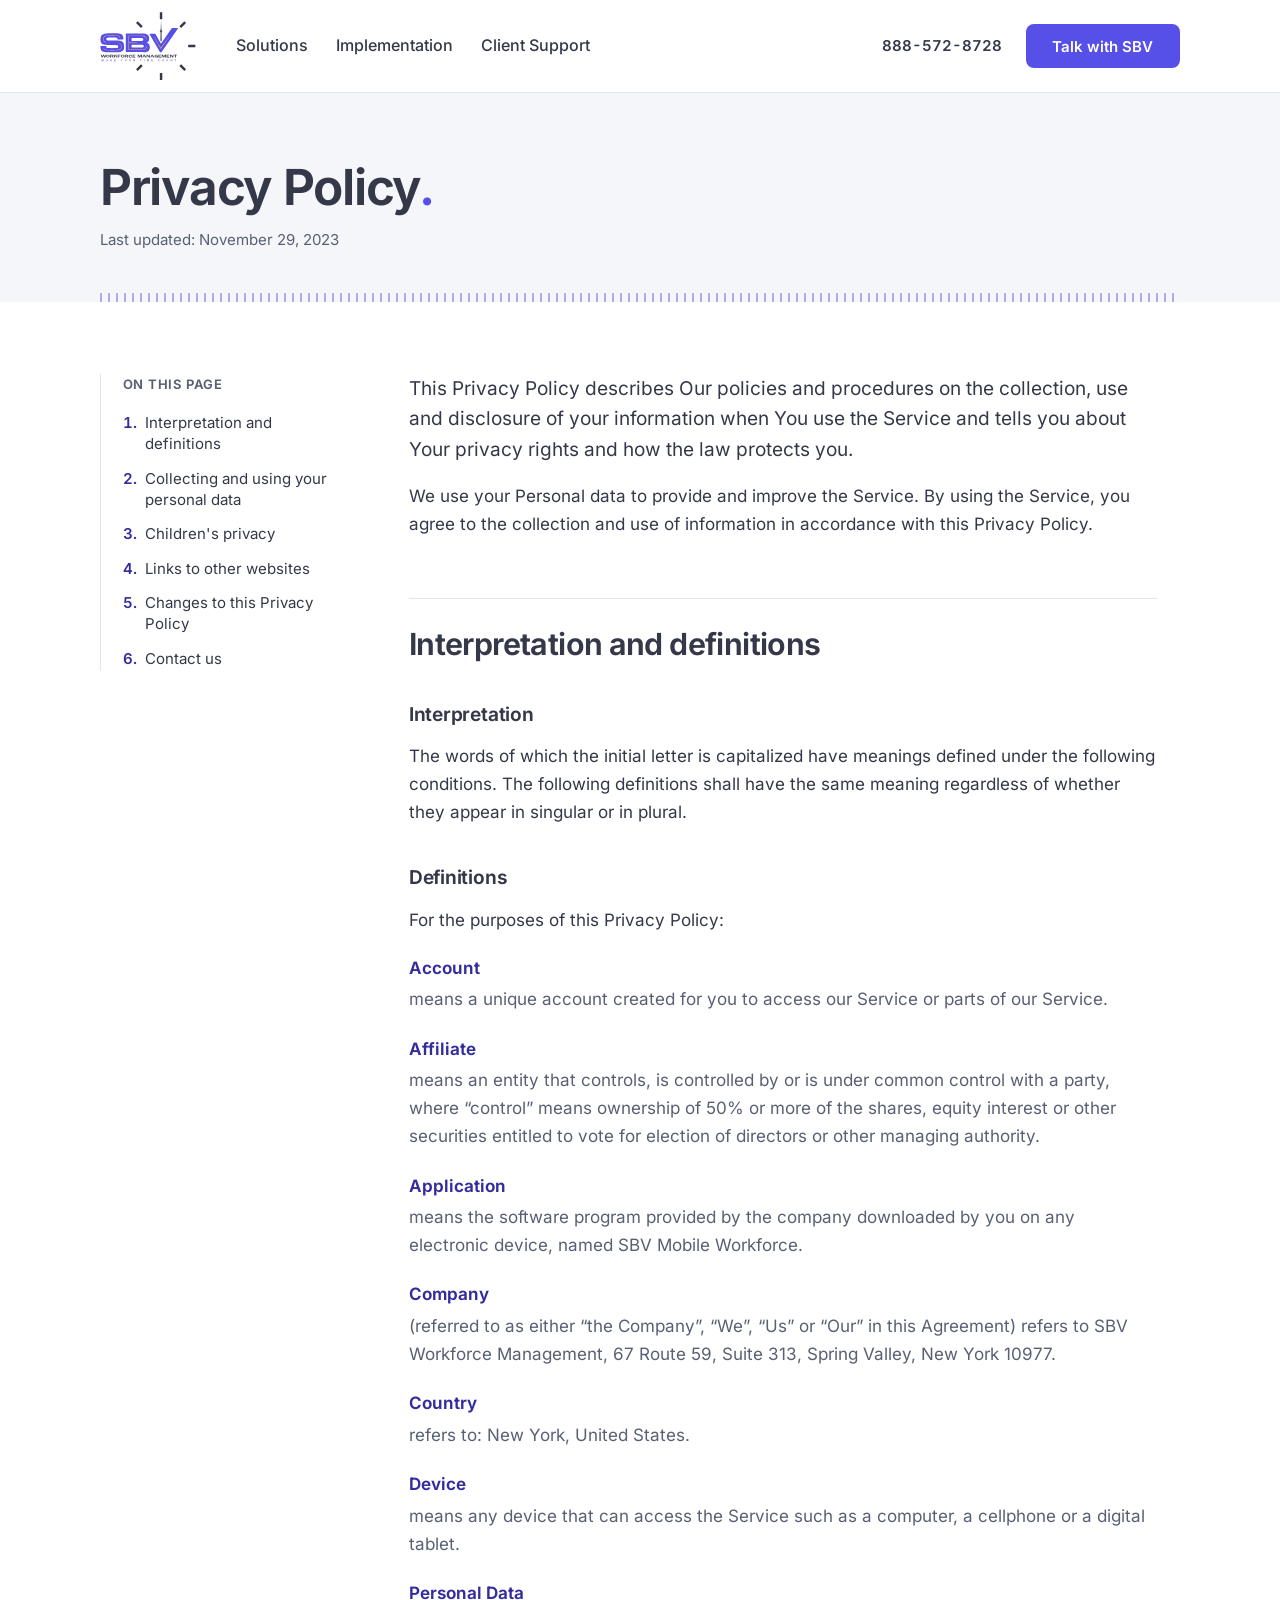
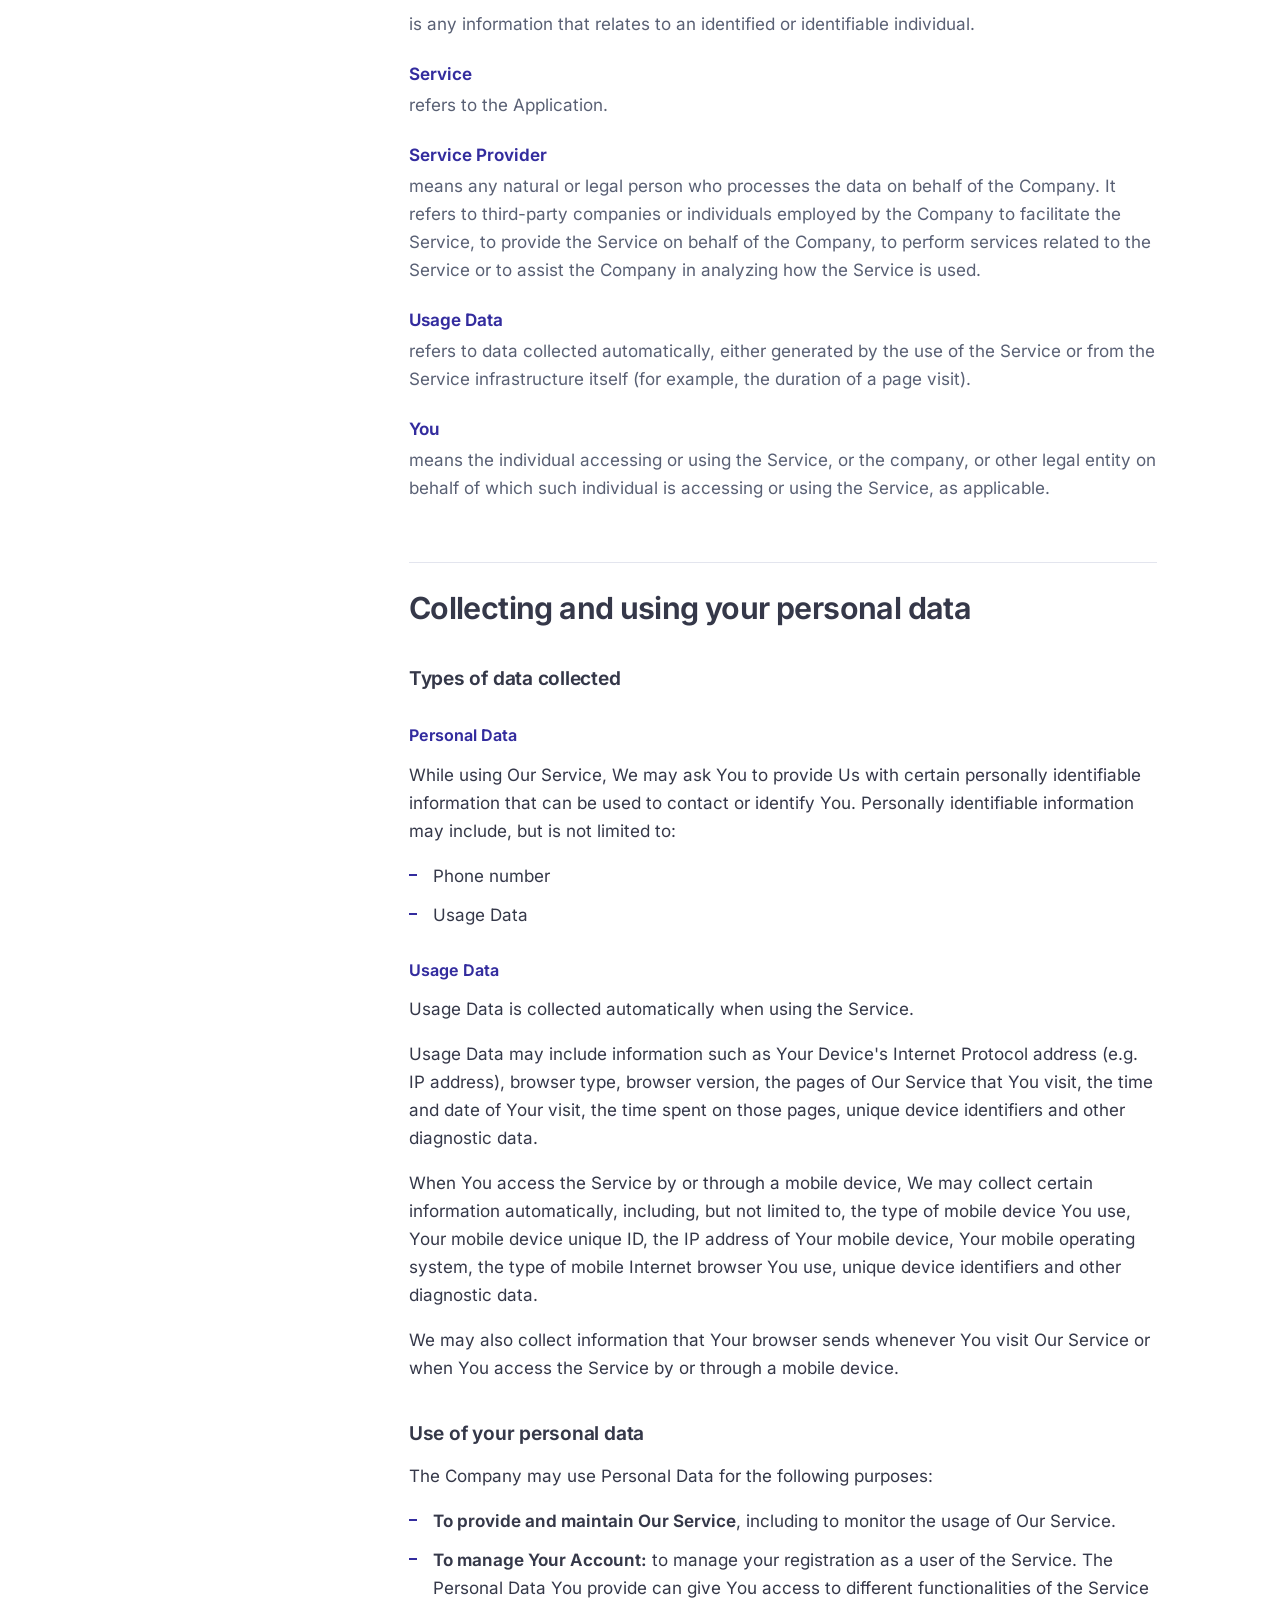
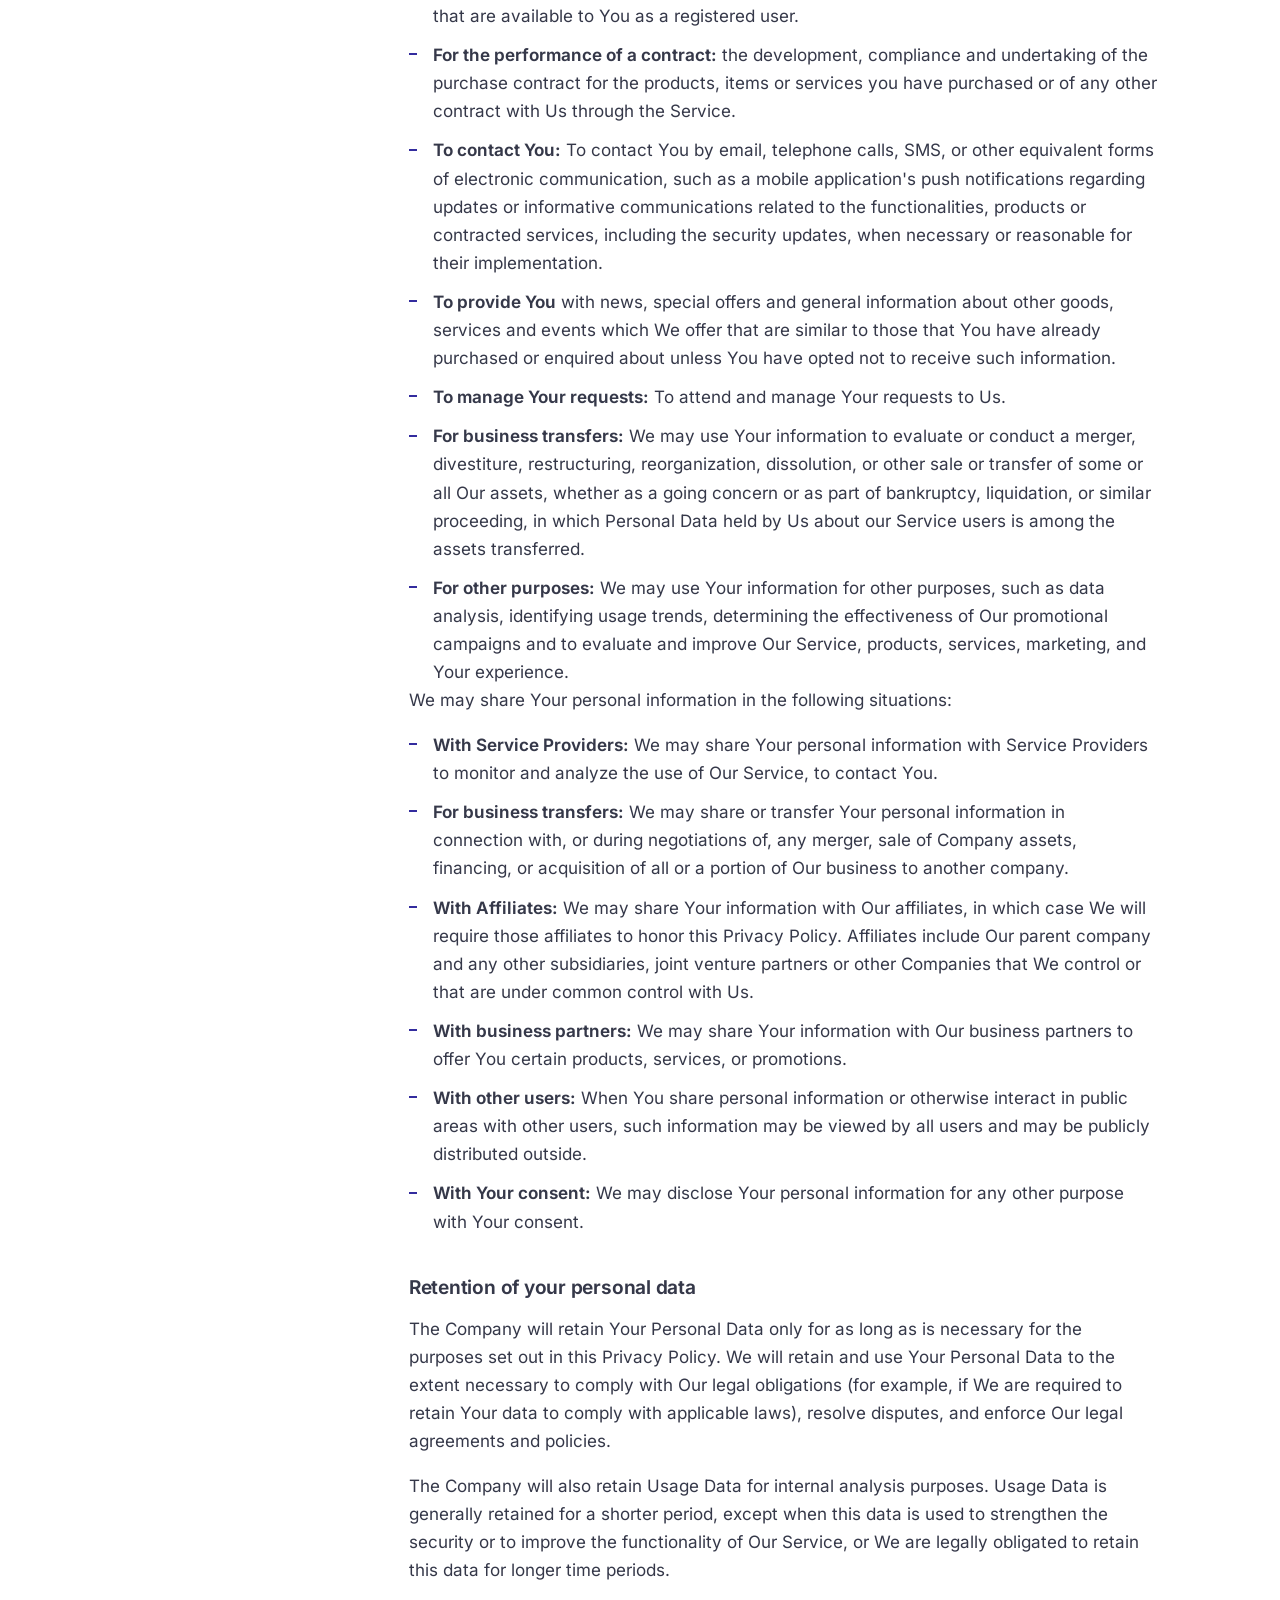
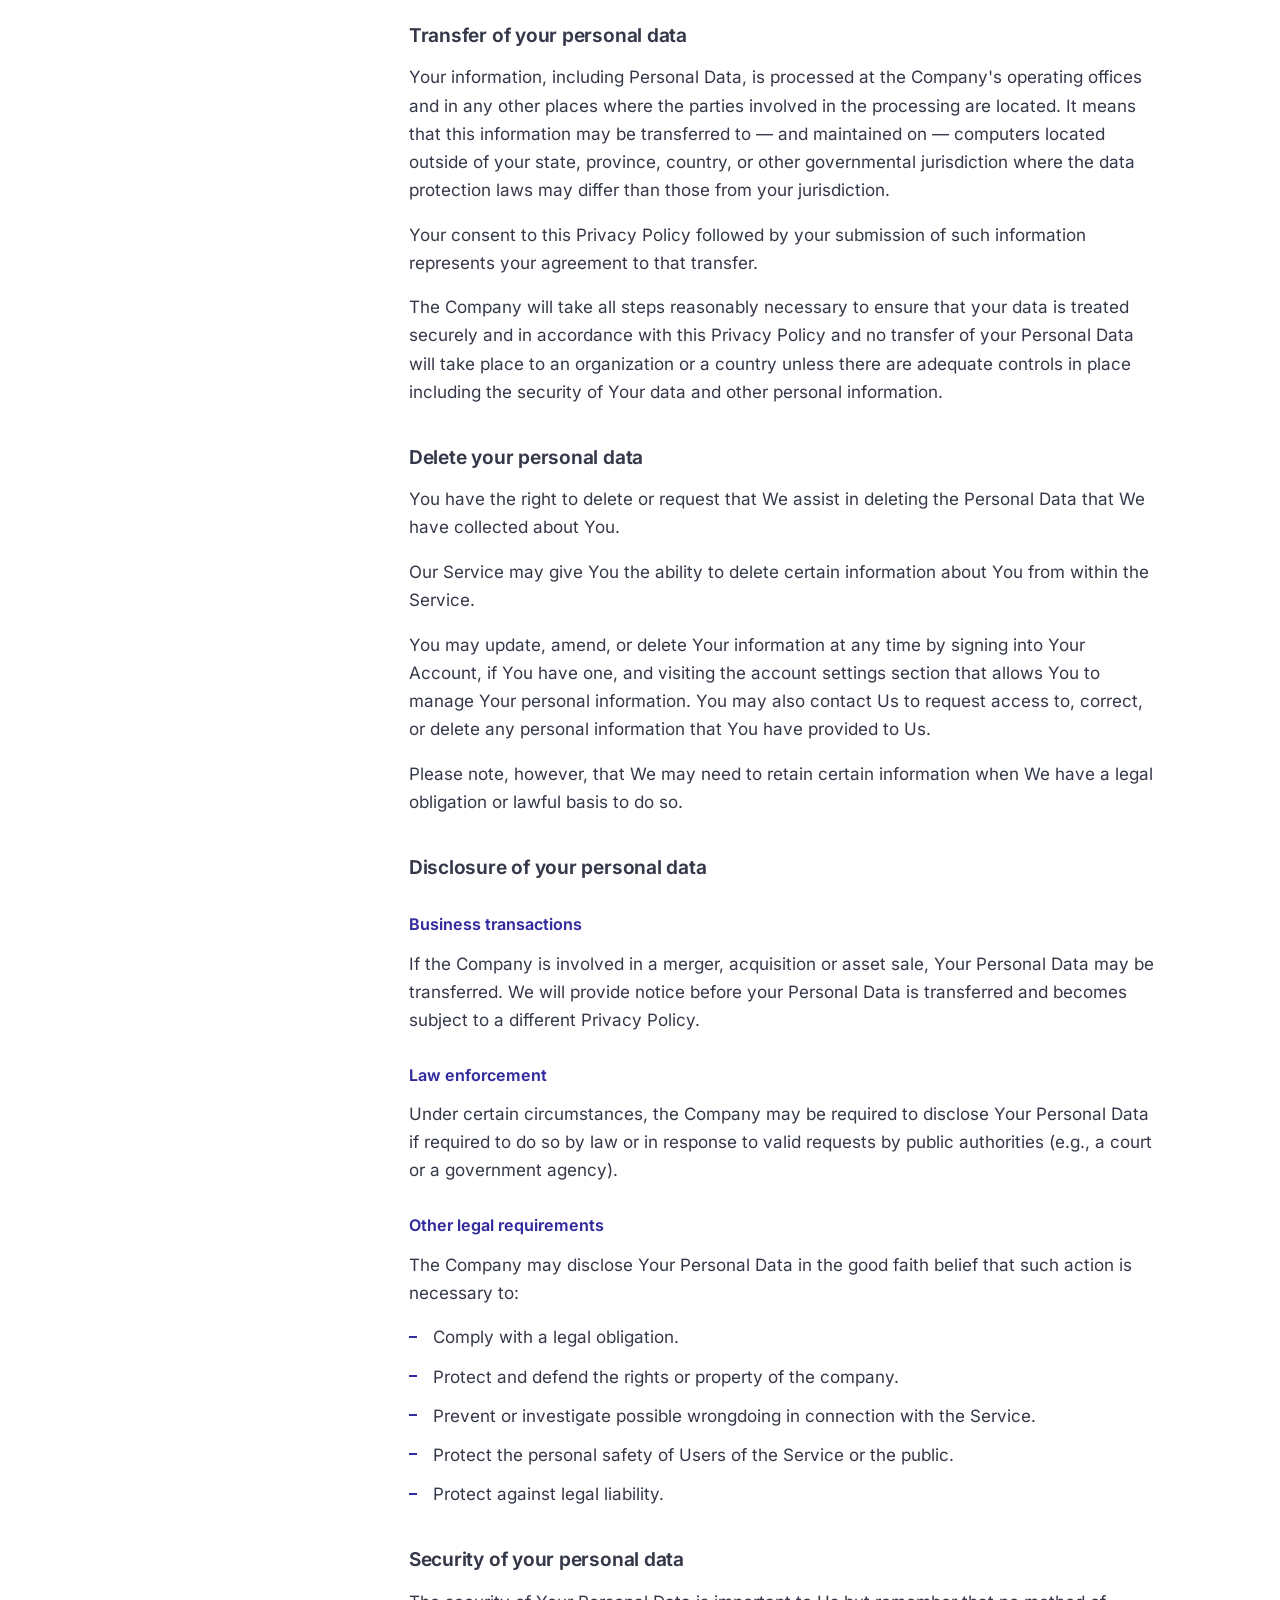
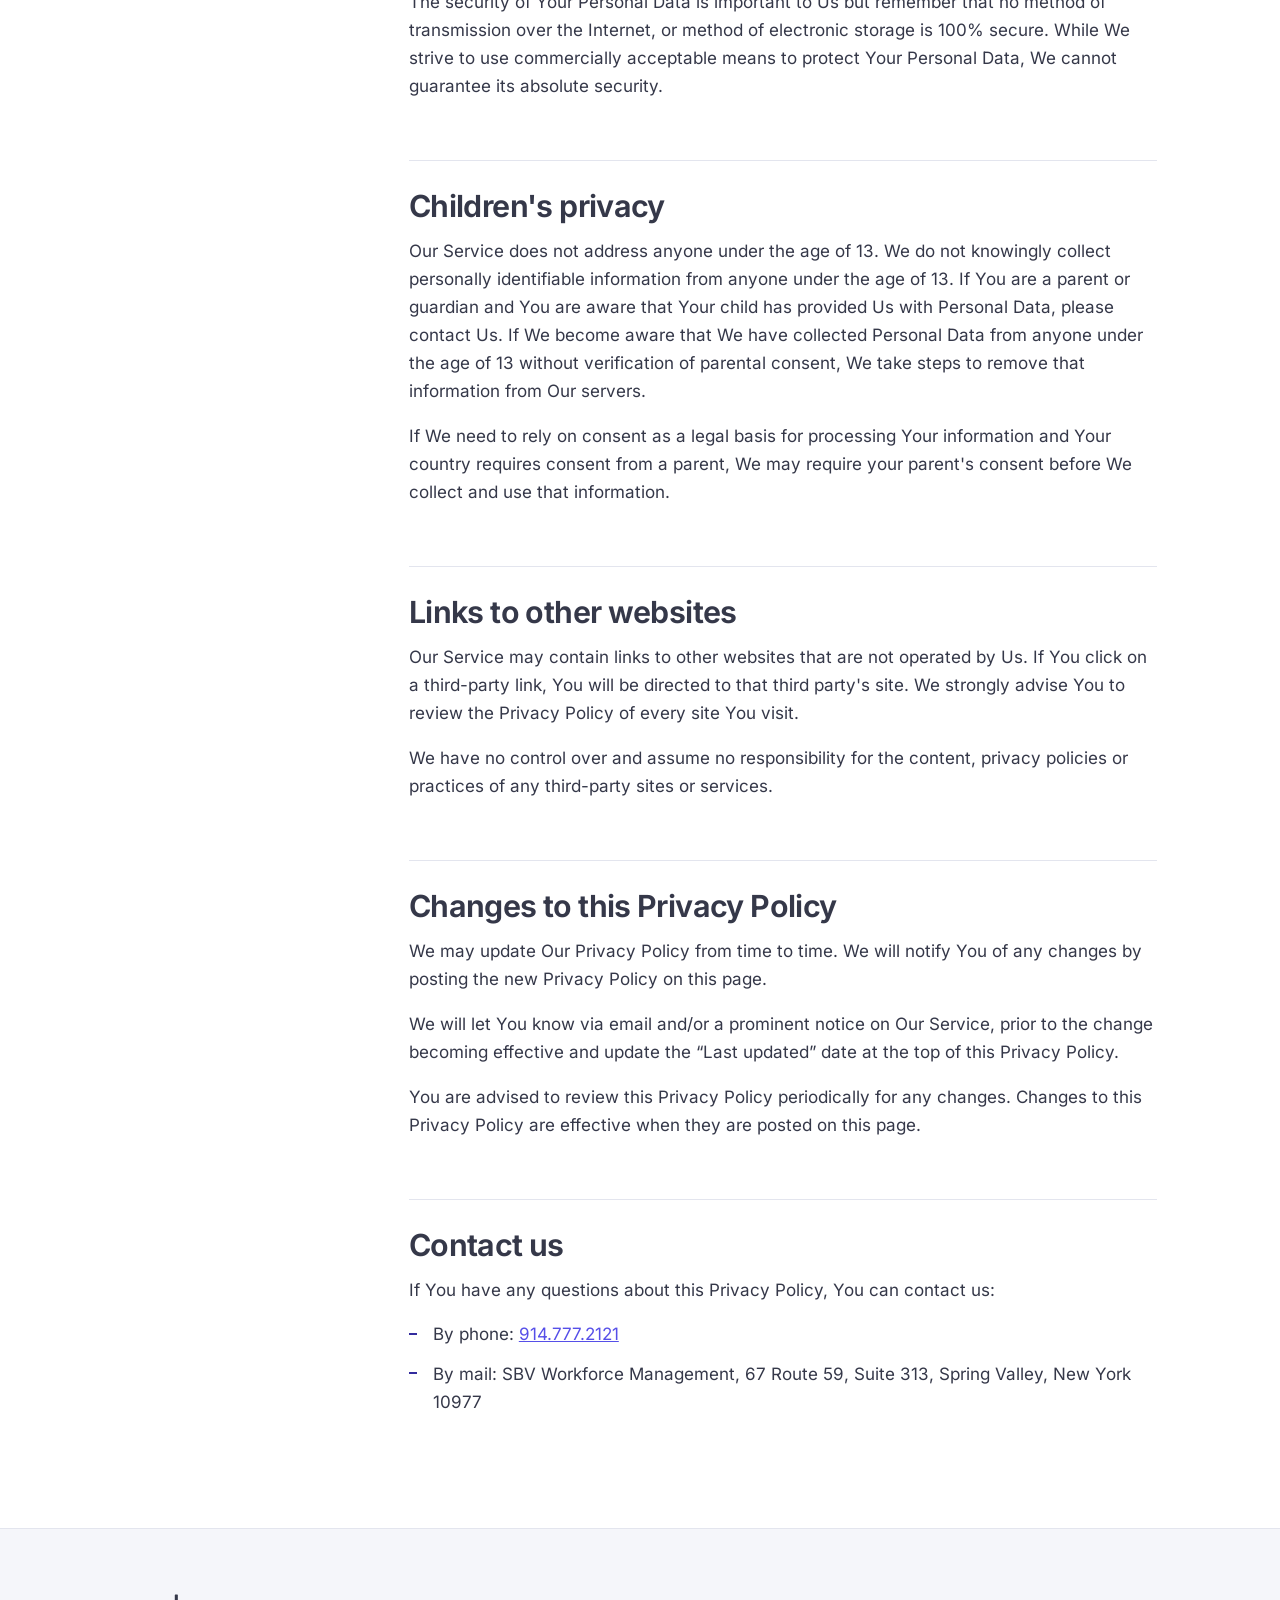
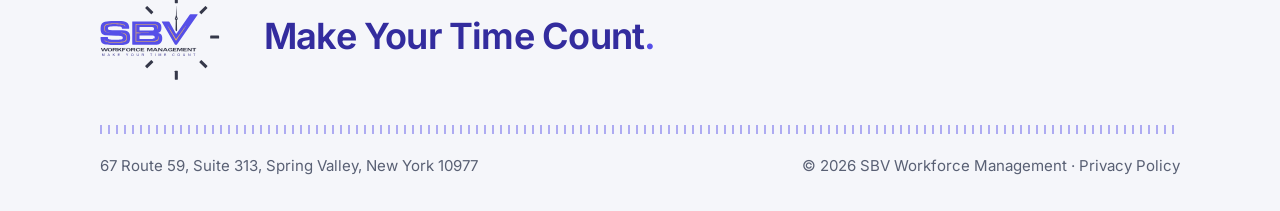
<file: site/privacy-policy/index.html>
<!DOCTYPE html>
<html lang="en">
<head>
  <meta charset="UTF-8" />
  <meta name="viewport" content="width=device-width, initial-scale=1.0" />
  <title>Privacy Policy — SBV Workforce Management</title>
  <meta name="description" content="How SBV Workforce Management collects, uses, and discloses personal information, and the privacy rights available to you." />
  <meta property="og:title" content="Privacy Policy — SBV Workforce Management" />
  <meta property="og:description" content="How SBV Workforce Management collects, uses, and discloses personal information." />
  <meta property="og:type" content="website" />
  <link rel="icon" href="data:image/svg+xml,%3Csvg%20xmlns%3D%22http%3A%2F%2Fwww.w3.org%2F2000%2Fsvg%22%20viewBox%3D%220%200%2032%2032%22%3E%3Crect%20width%3D%2232%22%20height%3D%2232%22%20rx%3D%226%22%20fill%3D%22%23564FE8%22%2F%3E%3Ctext%20x%3D%2216%22%20y%3D%2221.5%22%20font-family%3D%22Arial%2Csans-serif%22%20font-size%3D%2211%22%20font-weight%3D%22bold%22%20fill%3D%22%23F4F3FE%22%20text-anchor%3D%22middle%22%3ESBV%3C%2Ftext%3E%3C%2Fsvg%3E" />
  <link rel="canonical" href="https://www.sbvwm.com/privacy-policy/" />
  <!-- Paths are relative, not root-relative, so the page renders correctly when
       opened straight off disk as well as when served from the domain root.
       rel=canonical keeps the clean URL authoritative either way. -->
  <link rel="preload" href="../fonts/inter-var.woff2" as="font" type="font/woff2" crossorigin />
  <link rel="stylesheet" href="../css/styles.css" />
  <script>document.documentElement.className = "js";</script>
</head>
<body>
  <a class="skip" href="#main">Skip to content</a>
  <div class="hd-sentinel" aria-hidden="true"></div>

  <header class="hd">
    <div class="shell hd__row">
      <a class="hd__brand" href="../index.html">
        <img src="../assets/logo-flat.svg" alt="SBV Workforce Management home" width="96" height="70" />
      </a>
      <nav class="hd__nav" aria-label="Primary">
        <a href="../index.html#solutions">Solutions</a>
        <a href="../index.html#implementation">Implementation</a>
        <a href="../index.html#support">Client Support</a>
      </nav>
      <div class="hd__actions">
        <a class="hd__tel" href="tel:+18885728728">888-572-8728</a>
        <a class="hd__tel-m" href="tel:+18885728728" aria-label="Call 888-572-8728">
          <svg viewBox="0 0 24 24" width="21" height="21" aria-hidden="true" focusable="false"><path fill="currentColor" d="M6.6 10.8c1.4 2.8 3.8 5.1 6.6 6.6l2.2-2.2c.3-.3.7-.4 1-.2 1.1.4 2.3.6 3.6.6.6 0 1 .4 1 1V20c0 .6-.4 1-1 1C10.6 21 3 13.4 3 4c0-.6.4-1 1-1h3.5c.6 0 1 .4 1 1 0 1.2.2 2.4.6 3.6.1.3 0 .7-.2 1l-2.3 2.2z"/></svg>
        </a>
        <a class="btn btn--solid" href="../index.html#contact">Talk with SBV</a>
      </div>
    </div>
  </header>

  <main id="main">
    <!-- PAGE HEAD — quiet band, no eyebrow, the tick rule carries the brand -->
    <section class="lhead">
      <div class="shell">
        <h1>Privacy Policy<span class="dot">.</span></h1>
        <p class="lhead__meta">Last updated: <time datetime="2023-11-29">November 29, 2023</time></p>
        <div class="lhead__rule" aria-hidden="true"></div>
      </div>
    </section>

    <div class="shell legal__shell">
      <!-- Sticky contents: a policy this long needs a way in other than scrolling -->
      <nav class="toc" aria-labelledby="toc-h">
        <p class="toc__h" id="toc-h">On this page</p>
        <ol>
          <li><a href="#interpretation">Interpretation and definitions</a></li>
          <li><a href="#collecting">Collecting and using your personal data</a></li>
          <li><a href="#children">Children's privacy</a></li>
          <li><a href="#links">Links to other websites</a></li>
          <li><a href="#changes">Changes to this Privacy Policy</a></li>
          <li><a href="#contact-us">Contact us</a></li>
        </ol>
      </nav>

      <article class="legal">
        <p class="legal__lead">This Privacy Policy describes Our policies and procedures on the collection, use and disclosure of your information when You use the Service and tells you about Your privacy rights and how the law protects you.</p>

        <p>We use your Personal data to provide and improve the Service. By using the Service, you agree to the collection and use of information in accordance with this Privacy Policy.</p>

        <h2 id="interpretation">Interpretation and definitions</h2>

        <h3>Interpretation</h3>
        <p>The words of which the initial letter is capitalized have meanings defined under the following conditions. The following definitions shall have the same meaning regardless of whether they appear in singular or in plural.</p>

        <h3>Definitions</h3>
        <p>For the purposes of this Privacy Policy:</p>
        <dl class="deflist">
          <dt>Account</dt>
          <dd>means a unique account created for you to access our Service or parts of our Service.</dd>

          <dt>Affiliate</dt>
          <dd>means an entity that controls, is controlled by or is under common control with a party, where “control” means ownership of 50% or more of the shares, equity interest or other securities entitled to vote for election of directors or other managing authority.</dd>

          <dt>Application</dt>
          <dd>means the software program provided by the company downloaded by you on any electronic device, named SBV Mobile Workforce.</dd>

          <dt>Company</dt>
          <dd>(referred to as either “the Company”, “We”, “Us” or “Our” in this Agreement) refers to SBV Workforce Management, 67 Route 59, Suite 313, Spring Valley, New York 10977.</dd>

          <dt>Country</dt>
          <dd>refers to: New York, United States.</dd>

          <dt>Device</dt>
          <dd>means any device that can access the Service such as a computer, a cellphone or a digital tablet.</dd>

          <dt>Personal Data</dt>
          <dd>is any information that relates to an identified or identifiable individual.</dd>

          <dt>Service</dt>
          <dd>refers to the Application.</dd>

          <dt>Service Provider</dt>
          <dd>means any natural or legal person who processes the data on behalf of the Company. It refers to third-party companies or individuals employed by the Company to facilitate the Service, to provide the Service on behalf of the Company, to perform services related to the Service or to assist the Company in analyzing how the Service is used.</dd>

          <dt>Usage Data</dt>
          <dd>refers to data collected automatically, either generated by the use of the Service or from the Service infrastructure itself (for example, the duration of a page visit).</dd>

          <dt>You</dt>
          <dd>means the individual accessing or using the Service, or the company, or other legal entity on behalf of which such individual is accessing or using the Service, as applicable.</dd>
        </dl>

        <h2 id="collecting">Collecting and using your personal data</h2>

        <h3>Types of data collected</h3>

        <h4>Personal Data</h4>
        <p>While using Our Service, We may ask You to provide Us with certain personally identifiable information that can be used to contact or identify You. Personally identifiable information may include, but is not limited to:</p>
        <ul class="bullets">
          <li>Phone number</li>
          <li>Usage Data</li>
        </ul>

        <h4>Usage Data</h4>
        <p>Usage Data is collected automatically when using the Service.</p>
        <p>Usage Data may include information such as Your Device's Internet Protocol address (e.g. IP address), browser type, browser version, the pages of Our Service that You visit, the time and date of Your visit, the time spent on those pages, unique device identifiers and other diagnostic data.</p>
        <p>When You access the Service by or through a mobile device, We may collect certain information automatically, including, but not limited to, the type of mobile device You use, Your mobile device unique ID, the IP address of Your mobile device, Your mobile operating system, the type of mobile Internet browser You use, unique device identifiers and other diagnostic data.</p>
        <p>We may also collect information that Your browser sends whenever You visit Our Service or when You access the Service by or through a mobile device.</p>

        <h3>Use of your personal data</h3>
        <p>The Company may use Personal Data for the following purposes:</p>
        <ul class="bullets">
          <li><strong>To provide and maintain Our Service</strong>, including to monitor the usage of Our Service.</li>
          <li><strong>To manage Your Account:</strong> to manage your registration as a user of the Service. The Personal Data You provide can give You access to different functionalities of the Service that are available to You as a registered user.</li>
          <li><strong>For the performance of a contract:</strong> the development, compliance and undertaking of the purchase contract for the products, items or services you have purchased or of any other contract with Us through the Service.</li>
          <li><strong>To contact You:</strong> To contact You by email, telephone calls, SMS, or other equivalent forms of electronic communication, such as a mobile application's push notifications regarding updates or informative communications related to the functionalities, products or contracted services, including the security updates, when necessary or reasonable for their implementation.</li>
          <li><strong>To provide You</strong> with news, special offers and general information about other goods, services and events which We offer that are similar to those that You have already purchased or enquired about unless You have opted not to receive such information.</li>
          <li><strong>To manage Your requests:</strong> To attend and manage Your requests to Us.</li>
          <li><strong>For business transfers:</strong> We may use Your information to evaluate or conduct a merger, divestiture, restructuring, reorganization, dissolution, or other sale or transfer of some or all Our assets, whether as a going concern or as part of bankruptcy, liquidation, or similar proceeding, in which Personal Data held by Us about our Service users is among the assets transferred.</li>
          <li><strong>For other purposes:</strong> We may use Your information for other purposes, such as data analysis, identifying usage trends, determining the effectiveness of Our promotional campaigns and to evaluate and improve Our Service, products, services, marketing, and Your experience.</li>
        </ul>

        <p>We may share Your personal information in the following situations:</p>
        <ul class="bullets">
          <li><strong>With Service Providers:</strong> We may share Your personal information with Service Providers to monitor and analyze the use of Our Service, to contact You.</li>
          <li><strong>For business transfers:</strong> We may share or transfer Your personal information in connection with, or during negotiations of, any merger, sale of Company assets, financing, or acquisition of all or a portion of Our business to another company.</li>
          <li><strong>With Affiliates:</strong> We may share Your information with Our affiliates, in which case We will require those affiliates to honor this Privacy Policy. Affiliates include Our parent company and any other subsidiaries, joint venture partners or other Companies that We control or that are under common control with Us.</li>
          <li><strong>With business partners:</strong> We may share Your information with Our business partners to offer You certain products, services, or promotions.</li>
          <li><strong>With other users:</strong> When You share personal information or otherwise interact in public areas with other users, such information may be viewed by all users and may be publicly distributed outside.</li>
          <li><strong>With Your consent:</strong> We may disclose Your personal information for any other purpose with Your consent.</li>
        </ul>

        <h3>Retention of your personal data</h3>
        <p>The Company will retain Your Personal Data only for as long as is necessary for the purposes set out in this Privacy Policy. We will retain and use Your Personal Data to the extent necessary to comply with Our legal obligations (for example, if We are required to retain Your data to comply with applicable laws), resolve disputes, and enforce Our legal agreements and policies.</p>
        <p>The Company will also retain Usage Data for internal analysis purposes. Usage Data is generally retained for a shorter period, except when this data is used to strengthen the security or to improve the functionality of Our Service, or We are legally obligated to retain this data for longer time periods.</p>

        <h3>Transfer of your personal data</h3>
        <p>Your information, including Personal Data, is processed at the Company's operating offices and in any other places where the parties involved in the processing are located. It means that this information may be transferred to — and maintained on — computers located outside of your state, province, country, or other governmental jurisdiction where the data protection laws may differ than those from your jurisdiction.</p>
        <p>Your consent to this Privacy Policy followed by your submission of such information represents your agreement to that transfer.</p>
        <p>The Company will take all steps reasonably necessary to ensure that your data is treated securely and in accordance with this Privacy Policy and no transfer of your Personal Data will take place to an organization or a country unless there are adequate controls in place including the security of Your data and other personal information.</p>

        <h3>Delete your personal data</h3>
        <p>You have the right to delete or request that We assist in deleting the Personal Data that We have collected about You.</p>
        <p>Our Service may give You the ability to delete certain information about You from within the Service.</p>
        <p>You may update, amend, or delete Your information at any time by signing into Your Account, if You have one, and visiting the account settings section that allows You to manage Your personal information. You may also contact Us to request access to, correct, or delete any personal information that You have provided to Us.</p>
        <p>Please note, however, that We may need to retain certain information when We have a legal obligation or lawful basis to do so.</p>

        <h3>Disclosure of your personal data</h3>

        <h4>Business transactions</h4>
        <p>If the Company is involved in a merger, acquisition or asset sale, Your Personal Data may be transferred. We will provide notice before your Personal Data is transferred and becomes subject to a different Privacy Policy.</p>

        <h4>Law enforcement</h4>
        <p>Under certain circumstances, the Company may be required to disclose Your Personal Data if required to do so by law or in response to valid requests by public authorities (e.g., a court or a government agency).</p>

        <h4>Other legal requirements</h4>
        <p>The Company may disclose Your Personal Data in the good faith belief that such action is necessary to:</p>
        <ul class="bullets">
          <li>Comply with a legal obligation.</li>
          <li>Protect and defend the rights or property of the company.</li>
          <li>Prevent or investigate possible wrongdoing in connection with the Service.</li>
          <li>Protect the personal safety of Users of the Service or the public.</li>
          <li>Protect against legal liability.</li>
        </ul>

        <h3>Security of your personal data</h3>
        <p>The security of Your Personal Data is important to Us but remember that no method of transmission over the Internet, or method of electronic storage is 100% secure. While We strive to use commercially acceptable means to protect Your Personal Data, We cannot guarantee its absolute security.</p>

        <h2 id="children">Children's privacy</h2>
        <p>Our Service does not address anyone under the age of 13. We do not knowingly collect personally identifiable information from anyone under the age of 13. If You are a parent or guardian and You are aware that Your child has provided Us with Personal Data, please contact Us. If We become aware that We have collected Personal Data from anyone under the age of 13 without verification of parental consent, We take steps to remove that information from Our servers.</p>
        <p>If We need to rely on consent as a legal basis for processing Your information and Your country requires consent from a parent, We may require your parent's consent before We collect and use that information.</p>

        <h2 id="links">Links to other websites</h2>
        <p>Our Service may contain links to other websites that are not operated by Us. If You click on a third-party link, You will be directed to that third party's site. We strongly advise You to review the Privacy Policy of every site You visit.</p>
        <p>We have no control over and assume no responsibility for the content, privacy policies or practices of any third-party sites or services.</p>

        <h2 id="changes">Changes to this Privacy Policy</h2>
        <p>We may update Our Privacy Policy from time to time. We will notify You of any changes by posting the new Privacy Policy on this page.</p>
        <p>We will let You know via email and/or a prominent notice on Our Service, prior to the change becoming effective and update the “Last updated” date at the top of this Privacy Policy.</p>
        <p>You are advised to review this Privacy Policy periodically for any changes. Changes to this Privacy Policy are effective when they are posted on this page.</p>

        <h2 id="contact-us">Contact us</h2>
        <p>If You have any questions about this Privacy Policy, You can contact us:</p>
        <ul class="bullets">
          <li>By phone: <a href="tel:+19147772121">914.777.2121</a></li>
          <li>By mail: SBV Workforce Management, 67 Route 59, Suite 313, Spring Valley, New York 10977</li>
        </ul>
      </article>
    </div>
  </main>

  <footer class="ft">
    <div class="shell">
      <div class="ft__top">
        <img src="../assets/logo-flat.svg" alt="SBV Workforce Management" width="120" height="88" />
        <p class="ft__tag">Make Your Time&nbsp;Count<span class="dot">.</span></p>
      </div>
      <div class="ft__rule" aria-hidden="true"></div>
      <div class="ft__base">
        <p class="ft__addr">67 Route 59, Suite 313, Spring Valley, New York 10977</p>
        <p class="ft__legal">© 2026 SBV Workforce Management · <a href="index.html" aria-current="page">Privacy Policy</a></p>
      </div>
    </div>
  </footer>

  <script src="../js/main.js" defer></script>
</body>
</html>
</file>
<file: site/css/styles.css>
/* SBV Workforce Management — mini-site (visual system v2)
   Direction: docs/design-direction.md + 2026-08-05 revision.
   2026-08-18: recoloured to the client's purple brand palette (light-purple
   gradient #948EFF -> #564FE8, neutrals #353849 / #596074).
   White-dominant environment; purple is an accent and action color, not the
   atmosphere. One dark moment only (the closing panel). Soft cards, connected
   implementation steps, and a punch-to-payroll flow rail. Motion is
   reveal-on-enter only; content renders fully without JS (see reveal contract). */

/* ---------- tokens ---------- */
:root {
  --purple: #332C9E;
  --purple-deep: #1F1B63;
  --action: #564FE8;
  --ground: #F5F6FA;
  --lilac: #F1F0FE;
  --lilac-line: #DEDCFA;
  --ink: #353849;
  --muted: #596074;
  --line: #E3E5EE;
  --gold: #F6BC53;
  --white: #FFFFFF;
  /* channel values so tints derive from the brand instead of being hand-mixed */
  --purple-rgb: 86 79 232;
  --ink-rgb: 53 56 73;
  --paper-rgb: 231 230 252;

  --shadow: 0 1px 2px rgb(var(--ink-rgb) / 0.05), 0 4px 14px rgb(var(--ink-rgb) / 0.04);
  --shadow-lift: 0 2px 4px rgb(var(--ink-rgb) / 0.06), 0 10px 26px rgb(var(--ink-rgb) / 0.07);

  --r-sm: 8px;   /* buttons, small controls */
  --r-md: 12px;  /* cards, tiles */
  --r-lg: 16px;  /* panels */

  --shell: 1160px;
  --pad: clamp(1.25rem, 4vw, 2.5rem);
  --sec: clamp(4rem, 9vw, 7rem);
}

@font-face {
  font-family: "Inter";
  src: url("../fonts/inter-var.woff2") format("woff2");
  font-weight: 100 900;
  font-style: normal;
  font-display: swap;
}

/* ---------- base ---------- */
*, *::before, *::after { box-sizing: border-box; }
html { scroll-behavior: smooth; }
@media (prefers-reduced-motion: reduce) { html { scroll-behavior: auto; } }

body {
  margin: 0;
  background: var(--white);
  color: var(--ink);
  font-family: "Inter", ui-sans-serif, system-ui, -apple-system, "Segoe UI", Arial, sans-serif;
  font-size: 1.0625rem;
  line-height: 1.65;
  -webkit-font-smoothing: antialiased;
  text-rendering: optimizeLegibility;
}

img { max-width: 100%; height: auto; display: block; }
h1, h2, h3, p, dl, dd, dt, ul, ol { margin: 0; }

.shell { max-width: var(--shell); margin-inline: auto; padding-inline: var(--pad); }

/* anchor targets must clear the sticky header */
#main, #top, #solutions, #implementation, #support, #contact { scroll-margin-top: 108px; }

h2 {
  font-size: clamp(1.85rem, 3.8vw, 2.55rem);
  line-height: 1.13;
  letter-spacing: -0.024em;
  font-weight: 650;
  text-wrap: balance;
  max-width: 24ch;
}

/* ---------- links, buttons, focus ---------- */
a { color: var(--action); }

.btn {
  display: inline-block;
  white-space: nowrap;
  font: inherit;
  font-size: 0.9375rem;
  font-weight: 600;
  line-height: 1;
  padding: 0.85rem 1.6rem;
  border-radius: var(--r-sm);
  text-decoration: none;
  border: 1px solid transparent;
  transition: background-color 0.15s ease, color 0.15s ease, border-color 0.15s ease, box-shadow 0.15s ease;
}
.btn--solid { background: var(--action); color: var(--white); }
.btn--solid:hover { background: var(--purple); }
.btn--lg { padding: 1rem 1.9rem; font-size: 1rem; }

/* ---------- shared list icon ----------
   One marker component for every list on the page. Replaces three hand-coded
   dash-bullets; the ground adapts to the surface it sits on. */
.ico {
  flex: none;
  display: grid;
  place-items: center;
  width: 34px;
  height: 34px;
  border-radius: 50%;
  border: 1px solid var(--lilac-line);
  background: var(--white);
  color: var(--purple);
}

.textlink {
  font-weight: 600;
  color: var(--action);
  text-decoration: none;
  border-bottom: 1px solid rgb(var(--purple-rgb) / 0.35);
  padding-bottom: 2px;
  transition: border-color 0.15s ease;
}
.textlink:hover { border-bottom-color: var(--action); }

:focus-visible {
  outline: 2px solid var(--action);
  outline-offset: 3px;
  border-radius: 2px;
}
.close__panel :focus-visible { outline-color: var(--gold); }

.skip {
  position: absolute;
  left: 1rem; top: -3.5rem;
  z-index: 100;
  background: var(--purple);
  color: var(--white);
  padding: 0.6rem 1rem;
  border-radius: 0 0 8px 8px;
  text-decoration: none;
  font-weight: 600;
  transition: top 0.15s ease;
}
.skip:focus-visible { top: 0; outline-color: var(--gold); }

/* ---------- header ---------- */
.hd {
  position: sticky;
  top: 0;
  z-index: 50;
  background: rgba(255, 255, 255, 0.94);
  backdrop-filter: blur(8px);
  border-bottom: 1px solid var(--line);
  transition: background-color 0.2s ease, border-color 0.2s ease, box-shadow 0.2s ease;
}

/* Scrolled state. Deliberately not a drop shadow: the header should read as
   separated from the page, not floating above it. So the white firms up, the
   hairline darkens slightly, and the shadow is shallow enough to be a seam.
   Set by main.js via a sentinel — no scroll listener, so no per-frame work on
   the older office hardware this audience runs. Absent if JS never loads, which
   costs nothing. */
.hd--stuck {
  background: rgba(255, 255, 255, 0.985);
  border-bottom-color: rgb(var(--ink-rgb) / 0.13);
  box-shadow: 0 1px 0 rgb(var(--ink-rgb) / 0.03), 0 4px 10px rgb(var(--ink-rgb) / 0.05);
}

/* Height sets the scroll distance at which the header separates. */
.hd-sentinel {
  position: absolute;
  top: 0;
  left: 0;
  width: 1px;
  height: 60px;
  pointer-events: none;
}
.hd__row {
  display: flex;
  align-items: center;
  gap: 2rem;
  min-height: 92px;
}
.hd__brand { flex: none; }
.hd__brand img { width: 96px; height: 70px; object-fit: contain; }
.hd__nav {
  display: flex;
  gap: 1.75rem;
  margin-left: 0.5rem;
}
.hd__nav a {
  white-space: nowrap;
  color: var(--ink);
  text-decoration: none;
  font-size: 1rem;
  font-weight: 500;
  padding: 0.35rem 0;
  border-bottom: 2px solid transparent;
  transition: border-color 0.15s ease;
}
.hd__nav a:hover { border-bottom-color: var(--action); }
.hd__actions {
  margin-left: auto;
  display: flex;
  align-items: center;
  gap: 1.5rem;
}
.hd__tel {
  white-space: nowrap;
  color: var(--ink);
  text-decoration: none;
  font-weight: 600;
  font-size: 0.9375rem;
  font-variant-numeric: tabular-nums;
}
.hd__tel:hover { color: var(--action); }
.hd__tel-m { display: none; color: var(--action); line-height: 0; padding: 0.35rem; }

/* ---------- hero ---------- */
.hero { padding-block: clamp(4rem, 9vw, 6.5rem) clamp(3.5rem, 8vw, 6rem); overflow: clip; }
.hero__title {
  font-size: clamp(2.6rem, 6.4vw, 4.15rem);
  line-height: 1.04;
  letter-spacing: -0.03em;
  font-weight: 680;
  max-width: 17ch;
  text-wrap: balance;
}
.hero__title .dot { color: var(--action); }
.hero__sub {
  font-size: clamp(1.125rem, 2vw, 1.3125rem);
  line-height: 1.6;
  color: var(--muted);
  max-width: 52ch;
  margin-top: 1.75rem;
}
.hero__cta {
  display: flex;
  align-items: center;
  gap: 1.75rem;
  margin-top: 2.5rem;
}

/* hero: text left, system diagram right. Abstract enough to carry no invented
   product copy — no text lives inside the artwork — while showing the shape of
   the thing: a schedule, a record, an approval, and time. */
.hero__grid {
  display: grid;
  grid-template-columns: minmax(0, 1.08fr) minmax(300px, 0.92fr);
  gap: clamp(2.5rem, 6vw, 4.5rem);
  align-items: center;
}
.hero__block { max-width: 34rem; }
.hero__fig { margin: 0; }
.hero__fig img { width: 100%; height: auto; display: block; }

/* ---------- proof ---------- */
.proof {
  background: var(--ground);
  padding-block: var(--sec);
}
.proof__row {
  display: flex;
  align-items: center;
  gap: clamp(2rem, 6vw, 4.5rem);
  margin-top: 2.5rem;
  flex-wrap: wrap;
}
.proof__figure {
  position: relative;
  flex: none;
  display: grid;
  place-items: center;
  width: clamp(260px, 38vw, 400px);
  aspect-ratio: 1;
}
.proof__arc { position: absolute; inset: 0; width: 100%; height: 100%; }
.proof__arc line { stroke: rgb(var(--purple-rgb) / 0.26); stroke-width: 1; }
.proof__arc line.mj { stroke: rgb(var(--purple-rgb) / 0.5); stroke-width: 1.5; }
.proof__num {
  font-size: clamp(4.6rem, 13vw, 8.25rem);
  font-weight: 700;
  letter-spacing: -0.045em;
  line-height: 1;
  color: var(--purple);
  font-variant-numeric: tabular-nums;
}
.proof__num sup {
  font-size: 0.36em;
  font-weight: 650;
  vertical-align: super;
  margin-left: 0.04em;
}
.proof__cap {
  font-size: clamp(1.5rem, 3vw, 2.05rem);
  line-height: 1.28;
  font-weight: 640;
  letter-spacing: -0.018em;
  max-width: 22ch;
  text-wrap: balance;
}
.proof__facts {
  display: grid;
  grid-template-columns: repeat(auto-fit, minmax(240px, 1fr));
  gap: 1.25rem;
  margin-top: clamp(3rem, 6vw, 4.25rem);
}
.proof__facts > div {
  background: var(--white);
  border: 1px solid var(--line);
  border-radius: var(--r-md);
  box-shadow: var(--shadow);
  padding: 1.35rem 1.5rem;
}
.proof__facts dt { font-weight: 650; letter-spacing: -0.01em; }
.proof__facts dd { color: var(--muted); font-size: 1rem; margin-top: 0.35rem; }

/* ---------- section heads ---------- */
.sec-head {
  display: flex;
  align-items: flex-end;
  justify-content: space-between;
  gap: 2.5rem;
  flex-wrap: wrap;
}
.sec-head__intro {
  color: var(--muted);
  max-width: 34ch;
  padding-bottom: 0.35rem;
}

/* ---------- flow (the product story, and the page's second anchor) ---------- */
.flowsec {
  background: linear-gradient(160deg, var(--purple) 0%, var(--purple-deep) 100%);
  color: rgb(var(--paper-rgb));
  padding-block: var(--sec);
}
.flow__title { color: var(--white); max-width: 20ch; }
.flow__intro {
  color: #C7C3F4;
  font-size: clamp(1.0625rem, 1.8vw, 1.1875rem);
  max-width: 56ch;
  margin-top: 1.25rem;
}
.flow__rail {
  list-style: none;
  padding: 0;
  margin-top: clamp(3rem, 6vw, 4.5rem);
  display: grid;
  grid-template-columns: repeat(5, 1fr);
  gap: 1.75rem;
}
.flow__rail li { position: relative; }
/* the rail itself: clock ticks running station to station */
.flow__rail li:not(:last-child)::after {
  content: "";
  position: absolute;
  top: 25px;
  left: 64px;
  right: -1.75rem;
  height: 9px;
  background-image: repeating-linear-gradient(90deg, rgb(var(--paper-rgb) / 0.5) 0 1.5px, transparent 1.5px 8px);
}
.flow__node {
  position: relative;
  z-index: 1;
  display: grid;
  place-items: center;
  width: 52px;
  height: 52px;
  border-radius: 50%;
  border: 1px solid rgb(var(--paper-rgb) / 0.32);
  background: rgb(var(--purple-rgb) / 0.55);
  color: var(--gold);
}
.flow__rail h3 {
  margin-top: 1.35rem;
  font-size: 1.0625rem;
  font-weight: 650;
  letter-spacing: -0.012em;
  color: var(--white);
}
.flow__rail p {
  margin-top: 0.5rem;
  font-size: 0.875rem;
  line-height: 1.55;
  color: #BDB8F0;
}

/* ---------- solutions ---------- */
.sol { padding-block: var(--sec); background: var(--ground); }
.sol__cards {
  display: grid;
  grid-template-columns: repeat(3, 1fr);
  gap: 1.25rem;
  margin-top: 2.5rem;
}
/* Time & Attendance: same shape as every other card, distinguished by tint only */
.card--tint {
  background: var(--lilac);
  border-color: var(--lilac-line);
}
.card {
  background: var(--white);
  border: 1px solid var(--line);
  border-radius: var(--r-md);
  box-shadow: var(--shadow);
  padding: 1.75rem 1.6rem 1.5rem;
  display: flex;
  flex-direction: column;
  transition: border-color 0.15s ease, box-shadow 0.15s ease;
}
.card:hover {
  border-color: rgb(var(--purple-rgb) / 0.3);
  box-shadow: var(--shadow-lift);
}
.card__icon { color: var(--purple); line-height: 0; margin-bottom: 1.1rem; }
.card h3 {
  font-size: 1.125rem;
  font-weight: 650;
  letter-spacing: -0.015em;
}
/* :not() keeps the body-copy rule off the footer, whose auto margin pins it
   to the card bottom so all six footers sit on one line */
/* The bottom margin here is the minimum gap above the footer rule. It can't live
   on .card__foot, whose `margin-top: auto` collapses to 0 on the fullest card
   (Reporting) and lets the rule crowd the last line of copy. */
.card > p:not(.card__foot) {
  color: var(--muted);
  font-size: 1rem;
  margin-top: 0.6rem;
  margin-bottom: 1.5rem;
}
.card__foot {
  margin-top: auto;
  padding-top: 1.05rem;
  border-top: 1px solid var(--line);
  font-size: 0.875rem;
  font-weight: 600;
  color: var(--purple);
}

/* ---------- differentiation (light, split) ---------- */
.diff { background: var(--white); padding-block: var(--sec); }
.diff__row {
  display: grid;
  grid-template-columns: minmax(0, 1.15fr) minmax(280px, 0.85fr);
  gap: clamp(2.5rem, 6vw, 5rem);
  align-items: center;
}
.diff__copy {
  font-size: clamp(1.125rem, 2vw, 1.25rem);
  color: var(--muted);
  margin-top: 1.5rem;
  max-width: 46ch;
}
.diff__note {
  margin-top: 1.75rem;
  padding-top: 1.25rem;
  border-top: 1px solid var(--line);
  color: var(--muted);
  font-size: 0.9375rem;
  max-width: 52ch;
}
.diff__list {
  list-style: none;
  padding: 2rem 2.1rem;
  margin: 0;
  background: var(--lilac);
  border: 1px solid var(--lilac-line);
  border-radius: var(--r-md);
  display: flex;
  flex-direction: column;
  gap: 0.95rem;
}
.diff__list li { display: flex; align-items: center; gap: 0.9rem; font-weight: 550; }

/* ---------- implementation ---------- */
.impl { background: var(--ground); padding-block: var(--sec); }
.impl__row {
  display: grid;
  grid-template-columns: minmax(0, 1.4fr) minmax(280px, 0.85fr);
  gap: clamp(2.5rem, 6vw, 4.5rem);
  margin-top: 3rem;
  align-items: start;
}
.impl__steps {
  list-style: none;
  padding: 0;
  display: flex;
  flex-direction: column;
}
.impl__steps li {
  position: relative;
  display: flex;
  gap: 1.5rem;
  padding-bottom: 2.1rem;
}
.impl__steps li:last-child { padding-bottom: 0; }
/* connecting line between step markers */
.impl__steps li:not(:last-child)::before {
  content: "";
  position: absolute;
  left: 17px;
  top: 40px;
  bottom: 4px;
  width: 1px;
  background: var(--line);
}
.impl__num {
  flex: none;
  width: 35px;
  height: 35px;
  border-radius: 50%;
  border: 1.5px solid var(--action);
  color: var(--action);
  display: grid;
  place-items: center;
  font-size: 0.9375rem;
  font-weight: 650;
  font-variant-numeric: tabular-nums;
  background: var(--white);
  z-index: 1;
}
.impl__steps h3 { font-size: 1.1875rem; font-weight: 650; letter-spacing: -0.015em; padding-top: 0.3rem; }
.impl__steps p { color: var(--muted); max-width: 52ch; margin-top: 0.45rem; }
.impl__aside {
  background: var(--white);
  border: 1px solid var(--line);
  border-radius: var(--r-md);
  padding: 1.9rem 2rem;
}
.impl__aside h3 { font-size: 1.0625rem; font-weight: 650; letter-spacing: -0.01em; }
.impl__aside li { display: flex; align-items: center; gap: 0.9rem; }
.impl__aside .ico { background: var(--lilac); }
.impl__aside ul {
  list-style: none;
  padding: 0;
  margin-top: 1.1rem;
  display: flex;
  flex-direction: column;
  gap: 0.75rem;
  font-size: 0.9375rem;
}
.impl__deploy {
  margin-top: 1.5rem;
  padding-top: 1.25rem;
  border-top: 1px solid var(--line);
  font-size: 0.9375rem;
  font-weight: 550;
  color: var(--ink);
}

/* ---------- closing ----------
   The page's ONE contact moment, serving both audiences. Sales is the dominant
   path; existing-client support sits beside it, quieter. Nothing here repeats
   in the footer. */
.close { padding-block: var(--sec); background: var(--white); }
.close__panel {
  display: grid;
  grid-template-columns: minmax(0, 1.4fr) minmax(260px, 1fr);
  gap: clamp(2rem, 5vw, 4rem);
  background: linear-gradient(135deg, var(--purple) 0%, var(--purple-deep) 100%);
  color: rgb(var(--paper-rgb));
  padding: clamp(2.5rem, 5.5vw, 4rem);
  border-radius: var(--r-lg);
}
.close__panel h2 { color: var(--white); max-width: 18ch; }
.close__lead p {
  color: #CFCBF6;
  max-width: 46ch;
  margin-top: 1.25rem;
}

/* Two routes, one object. Same treatment for both audiences — the label does
   the routing, not the affordance. SBV publishes exactly one phone (Sales) and
   one email (Support); nothing here implies a channel either audience can't use. */
.close__routes {
  display: flex;
  flex-direction: column;
  gap: 1rem;
  align-self: center;
}
.route {
  display: flex;
  flex-direction: column;
  gap: 0.3rem;
  padding: 1.15rem 1.35rem;
  border: 1px solid rgb(var(--paper-rgb) / 0.3);
  border-radius: var(--r-sm);
  text-decoration: none;
  transition: background-color 0.15s ease, border-color 0.15s ease;
}
.route:hover {
  background: rgba(255, 255, 255, 0.07);
  border-color: rgba(255, 255, 255, 0.55);
}
.route__label {
  font-size: 0.8125rem;
  font-weight: 600;
  color: #C0BBF1;
}
.route__value {
  font-size: 1.0625rem;
  font-weight: 650;
  color: var(--white);
  font-variant-numeric: tabular-nums;
}

/* ---------- footer ----------
   Identity and legal only — phone and email live in the closing panel. The
   personality comes from the tagline and the tick rule, not from more content. */
.ft {
  background: var(--ground);
  border-top: 1px solid var(--line);
  padding-block: clamp(3rem, 6vw, 4rem) 2rem;
}
.ft__top {
  display: flex;
  align-items: center;
  gap: clamp(1.25rem, 4vw, 2.75rem);
  flex-wrap: wrap;
}
.ft__top img { width: 120px; height: 88px; object-fit: contain; flex: none; }
.ft__tag {
  font-size: clamp(1.5rem, 3.4vw, 2.25rem);
  font-weight: 650;
  letter-spacing: -0.022em;
  color: var(--purple);
}
.ft__tag .dot { color: var(--action); }
.ft__rule {
  height: 9px;
  margin-top: clamp(2rem, 4vw, 2.75rem);
  background-image: repeating-linear-gradient(90deg, rgb(var(--purple-rgb) / 0.45) 0 1.5px, transparent 1.5px 8px);
}
.ft__base {
  display: flex;
  justify-content: space-between;
  align-items: baseline;
  gap: 0.75rem 2rem;
  flex-wrap: wrap;
  margin-top: 1.25rem;
  font-size: 0.9375rem;
  color: var(--muted);
}
.ft__legal a { color: var(--muted); text-decoration: none; }
.ft__legal a:hover { color: var(--action); }

/* ---------- reveal motion ----------
   Contract: the inline head script sets html.js; main.js confirms it is actually
   running by adding .js-ok as its first statement. If main.js never executes
   (404, proxy, CSP), the safety animation force-reveals everything at 2s —
   content can never stay permanently hidden. Hero elements carry no [data-reveal]
   at all, so above-the-fold paints instantly regardless. */
html.js [data-reveal] {
  opacity: 0;
  transform: translateY(14px);
  transition: opacity 0.55s cubic-bezier(0.22, 0.61, 0.36, 1), transform 0.55s cubic-bezier(0.22, 0.61, 0.36, 1);
}
html.js:not(.js-ok) [data-reveal] {
  animation: reveal-safety 0s linear 2s forwards;
}
@keyframes reveal-safety {
  to { opacity: 1; transform: none; }
}
html.js [data-reveal].in { opacity: 1; transform: none; }
/* gentle stagger inside grids */
html.js .sol__cards [data-reveal]:nth-child(2),
html.js .proof__facts [data-reveal]:nth-child(2) { transition-delay: 0.07s; }
html.js .sol__cards [data-reveal]:nth-child(3),
html.js .proof__facts [data-reveal]:nth-child(3) { transition-delay: 0.14s; }
html.js .sol__cards [data-reveal]:nth-child(n+4) { transition-delay: 0.2s; }

/* ---------- sequenced reveals ----------
   Two sections are ordered rather than merely grouped: the flow rail is a
   five-step process and the implementation list is four numbered stages. Order
   is part of the meaning there, so their children arrive in sequence.

   This DELAYS THE SAME TRANSITION every other reveal already uses. It does not
   layer a second animation on top — that would fade the group in as a block and
   then re-animate each child, which reads as fussy. It also runs exactly once:
   main.js unobserves each element after it fires and .in is never removed. */

/* Flow rail — 80ms apart, shorter travel and a quicker fade than the default,
   because five columns moving one after another need less movement each to read
   as a sequence. Last step starts at 320ms, all settled by ~740ms. */
html.js .flow__rail > li[data-reveal] {
  transform: translateY(10px);
  transition-duration: 0.42s;
}
/* Must restate .in at this specificity: the selector above (0,3,2) outranks the
   shared `html.js [data-reveal].in` rule (0,3,1) and would otherwise pin these
   items 10px down permanently. */
html.js .flow__rail > li[data-reveal].in { transform: none; }
html.js .flow__rail > li[data-reveal]:nth-child(2) { transition-delay: 0.08s; }
html.js .flow__rail > li[data-reveal]:nth-child(3) { transition-delay: 0.16s; }
html.js .flow__rail > li[data-reveal]:nth-child(4) { transition-delay: 0.24s; }
html.js .flow__rail > li[data-reveal]:nth-child(5) { transition-delay: 0.32s; }

/* Implementation — 100ms apart. Larger text rows than the rail, so they can
   carry a longer interval; last step starts at 300ms, settled by ~850ms. */
html.js .impl__steps > li[data-reveal]:nth-child(2) { transition-delay: 0.1s; }
html.js .impl__steps > li[data-reveal]:nth-child(3) { transition-delay: 0.2s; }
html.js .impl__steps > li[data-reveal]:nth-child(4) { transition-delay: 0.3s; }

/* Selectors restated so this outranks the sequenced rules above — a media query
   adds no specificity of its own. */
@media (prefers-reduced-motion: reduce) {
  html.js [data-reveal],
  html.js .flow__rail > li[data-reveal],
  html.js .flow__rail > li[data-reveal].in {
    opacity: 1;
    transform: none;
    transition: none;
  }
}

/* ---------- forced colors ---------- */
@media (forced-colors: active) {
  .ft__rule, .flow__rail li::after { background: CanvasText; }
  .proof__arc line { stroke: CanvasText; }
  .btn, .card, .flow__rail li, .impl__num { border: 1px solid ButtonText; }
}

/* ---------- responsive ---------- */
@media (max-width: 980px) {
  .hd__tel { display: none; }
  .hd__tel-m { display: inline-block; }
  .hd__nav { gap: 1.25rem; }
  .hd__actions { gap: 1rem; }

  /* Tablet keeps the two-column hero, on a tighter split with a smaller
     headline, so the vector never has to stack. */
  .hero__grid {
    grid-template-columns: minmax(0, 1.2fr) minmax(230px, 0.8fr);
    gap: clamp(1.75rem, 3.5vw, 2.75rem);
  }
  .hero__block { max-width: none; }
  .hero__title { font-size: clamp(2.1rem, 4.7vw, 3rem); }
  .hero__sub { font-size: 1.0625rem; margin-top: 1.4rem; }
  .hero__cta { margin-top: 2rem; }
  .sol__cards { grid-template-columns: 1fr 1fr; }
  .flow__rail { grid-template-columns: 1fr 1fr; gap: 2.25rem; }
  .flow__rail li:not(:last-child)::after { display: none; }
  .diff__row { grid-template-columns: 1fr; align-items: start; }
  .diff__list { max-width: 560px; }
  .impl__row { grid-template-columns: 1fr; }
  .impl__aside { max-width: 560px; }
  .close__panel { grid-template-columns: 1fr; }
}

/* Below this the columns no longer both fit. The vector is not stacked: its
   detail is illegible at phone width, stacking orphans it under the CTA, and
   floating it behind the copy costs text contrast. Pure type reads well, and
   hiding it pulls the 700+ proof ~350px closer to the fold. */
@media (max-width: 820px) {
  .hero__grid { grid-template-columns: 1fr; }
  .hero__fig { display: none; }
  .hero__title { font-size: clamp(2.4rem, 7vw, 3.2rem); }
}

@media (max-width: 680px) {
  .hd__nav { display: none; }
  .hd__tel { display: none; }
  .hd__tel-m { display: inline-block; }
  .hd__row { min-height: 68px; }
  .hd__brand img { width: 64px; height: 47px; }
  .sol__cards { grid-template-columns: 1fr; }
  .flow__rail { grid-template-columns: 1fr; gap: 1.75rem; }
  .proof__row { gap: 1.5rem; }
  .proof__figure { margin-inline: auto; }
  .hero__cta { flex-wrap: wrap; gap: 1.25rem; }
  .ft__top img { width: 92px; height: 68px; }
}

/* ---------- hero vector ----------
   Inlined so the site's CSS drives it and reduced-motion is honoured by the
   same rule as everything else. The entrance IS the product story: the surface
   arrives, the hand sweeps, the link draws, the approval lands. */
.hero__fig .hv { width: 100%; height: auto; display: block; overflow: visible; }

@media (prefers-reduced-motion: no-preference) {
  .hv-plane, .hv-surface, .hv-dial, .hv-emp, .hv-pay {
    animation: hv-rise 0.72s cubic-bezier(0.22, 0.68, 0.3, 1) both;
  }
  .hv-plane   { animation-delay: 0.05s; }
  .hv-surface { animation-delay: 0.14s; }
  .hv-dial    { animation-delay: 0.34s; }
  .hv-emp     { animation-delay: 0.5s; }
  .hv-pay     { animation-delay: 0.62s; }

  /* the clock hand settles into place */
  .hv-hand {
    transform-box: fill-box;
    transform-origin: 0% 0%;
    animation: hv-sweep 1.05s cubic-bezier(0.18, 0.84, 0.24, 1) 0.42s both;
  }
  /* the connection between record and payroll draws itself */
  .hv-link {
    stroke-dasharray: 430;
    animation: hv-draw 0.9s cubic-bezier(0.4, 0, 0.2, 1) 0.95s both;
  }
  /* and the approval lands last */
  .hv-check {
    stroke-dasharray: 30;
    animation: hv-draw 0.42s cubic-bezier(0.4, 0, 0.2, 1) 1.35s both;
  }
  /* scheduled shifts fill in behind it all */
  .hv-shifts rect { animation: hv-grow 0.5s cubic-bezier(0.22, 0.68, 0.3, 1) both; transform-box: fill-box; transform-origin: left center; }
  .hv-shifts rect:nth-child(1) { animation-delay: 0.46s; }
  .hv-shifts rect:nth-child(2) { animation-delay: 0.54s; }
  .hv-shifts rect:nth-child(3) { animation-delay: 0.62s; }
  .hv-shifts rect:nth-child(4) { animation-delay: 0.70s; }
  .hv-shifts rect:nth-child(5) { animation-delay: 0.78s; }
  .hv-shifts rect:nth-child(6) { animation-delay: 0.86s; }
  .hv-shifts rect:nth-child(7) { animation-delay: 0.94s; }
}

@keyframes hv-rise  { from { opacity: 0; transform: translateY(20px); } to { opacity: 1; transform: none; } }
@keyframes hv-sweep { from { transform: rotate(-155deg); } to { transform: none; } }
@keyframes hv-draw  { from { stroke-dashoffset: 430; } to { stroke-dashoffset: 0; } }
@keyframes hv-grow  { from { opacity: 0; transform: scaleX(0.2); } to { opacity: 1; transform: none; } }

/* ---------- legal pages ----------
   Deliberately the quietest layout on the site: no reveal motion, no cards, no
   purple field. A policy is read, not scanned, so the only jobs here are
   measure, hierarchy, and a way in that isn't scrolling. Last block in the file,
   so its media queries need no extra specificity. */
/* No border-bottom: the tick rule already terminates the band, and stacking a
   hairline directly under it reads as an unresolved double edge. */
.lhead {
  background: var(--ground);
  padding-block: clamp(2.75rem, 6vw, 4.25rem) 0;
}
.lhead h1 {
  font-size: clamp(2.2rem, 5vw, 3.1rem);
  line-height: 1.08;
  letter-spacing: -0.026em;
  font-weight: 650;
  margin: 0;
}
.lhead h1 .dot { color: var(--action); }
.lhead__meta {
  margin-top: 0.85rem;
  color: var(--muted);
  font-size: 0.9375rem;
}
.lhead__rule {
  height: 9px;
  margin-top: clamp(1.75rem, 4vw, 2.5rem);
  background-image: repeating-linear-gradient(90deg, rgb(var(--purple-rgb) / 0.45) 0 1.5px, transparent 1.5px 8px);
}

.legal__shell {
  display: grid;
  grid-template-columns: 232px minmax(0, 1fr);
  gap: clamp(2.5rem, 6vw, 5rem);
  align-items: start;
  padding-block: clamp(3rem, 6vw, 4.5rem) var(--sec);
}

/* Contents rail */
.toc {
  position: sticky;
  top: 116px;
  border-left: 1px solid var(--line);
  padding-left: 1.35rem;
}
.toc__h {
  font-size: 0.8125rem;
  font-weight: 650;
  letter-spacing: 0.06em;
  text-transform: uppercase;
  color: var(--muted);
  margin-bottom: 0.9rem;
}
.toc ol {
  list-style: none;
  margin: 0;
  padding: 0;
  counter-reset: toc;
}
.toc li { counter-increment: toc; }
.toc li + li { margin-top: 0.55rem; }
/* Hanging indent: a wrapped entry aligns to its own text, not under the number. */
.toc a {
  display: block;
  position: relative;
  padding: 0.15rem 0 0.15rem 1.4rem;
  color: var(--ink);
  text-decoration: none;
  font-size: 0.9375rem;
  line-height: 1.4;
  transition: color 0.15s ease;
}
.toc a::before {
  content: counter(toc) ".";
  position: absolute;
  left: 0;
  top: 0.15rem;
  color: var(--purple);
  font-variant-numeric: tabular-nums;
  font-weight: 600;
}
.toc a:hover { color: var(--action); }

/* Prose */
.legal {
  max-width: 68ch;
  font-size: 1.0625rem;
  color: var(--ink);
}
.legal__lead {
  font-size: 1.1875rem;
  line-height: 1.6;
  color: var(--ink);
}
.legal p + p { margin-top: 1.05rem; }

.legal h2 {
  font-size: clamp(1.5rem, 2.8vw, 1.9rem);
  line-height: 1.18;
  letter-spacing: -0.02em;
  font-weight: 650;
  max-width: none;
  margin-top: clamp(3rem, 5vw, 3.75rem);
  padding-top: 1.75rem;
  border-top: 1px solid var(--line);
}
.legal h3 {
  font-size: 1.1875rem;
  font-weight: 650;
  letter-spacing: -0.012em;
  margin-top: 2.25rem;
}
.legal h4 {
  font-size: 1rem;
  font-weight: 650;
  color: var(--purple);
  margin: 1.75rem 0 0;
}
.legal :is(h2, h3, h4) + p { margin-top: 0.75rem; }
/* headings are jump targets — clear the sticky header */
.legal :is(h2, h3)[id] { scroll-margin-top: 116px; }

.legal .bullets {
  list-style: none;
  margin: 1.05rem 0 0;
  padding: 0;
}
.legal .bullets li {
  position: relative;
  padding-left: 1.5rem;
  margin-top: 0.7rem;
}
/* A small purple tick rather than a disc — the same mark as the section rules */
.legal .bullets li::before {
  content: "";
  position: absolute;
  left: 0;
  top: 0.72em;
  width: 8px;
  height: 2px;
  background: var(--purple);
}
.legal .bullets strong { font-weight: 650; }

/* Definitions read far better as a list than as bolded bullet fragments */
.deflist { margin-top: 1.25rem; }
.deflist dt {
  font-weight: 650;
  color: var(--purple);
  margin-top: 1.35rem;
}
.deflist dt:first-of-type { margin-top: 0; }
.deflist dd {
  margin: 0.2rem 0 0;
  color: var(--muted);
}

.legal a { color: var(--action); }

@media (max-width: 900px) {
  .legal__shell { grid-template-columns: 1fr; gap: 2.25rem; }
  .toc {
    position: static;
    border-left: 0;
    border-top: 1px solid var(--line);
    border-bottom: 1px solid var(--line);
    padding: 1.5rem 0;
  }
  .toc ol { columns: 2; column-gap: 2rem; }
  .toc li + li { margin-top: 0.5rem; }
  .legal { max-width: none; }
}

@media (max-width: 560px) {
  .toc ol { columns: 1; }
}
</file>
